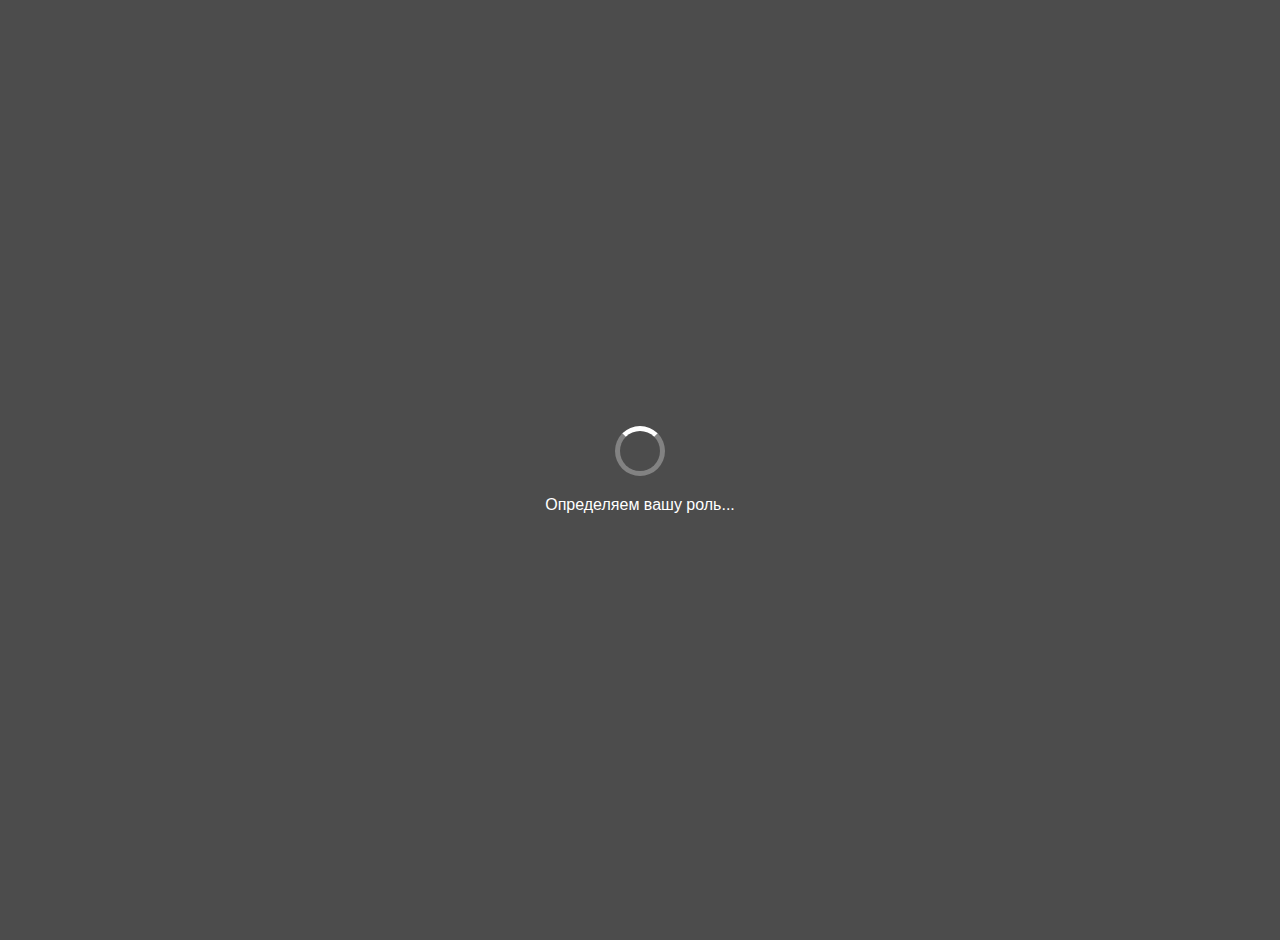
<file: public/index.html>
<!DOCTYPE html>
<html lang="ru">
<head>
    <meta charset="UTF-8">
    <title>СК ПОЕДИНОК - СТАРТ</title>
    <meta name="viewport" content="width=device-width, initial-scale=1">
    <script src="https://telegram.org/js/telegram-web-app.js" defer></script>
    <script type="module" src="config.js"></script>
    <script type="module" src="index.js"></script>
    <script src="common.js" defer></script>
    <link rel="stylesheet" href="styles.css">
    <style>
        .loading-container {
            display: flex;
            justify-content: center;
            align-items: center;
            height: 100vh;
            flex-direction: column;
        }

        .loading-spinner {
            border: 5px solid rgba(255, 255, 255, 0.3);
            border-radius: 50%;
            border-top-color: white;
            width: 50px;
            height: 50px;
            animation: spin 1s linear infinite;
            margin-bottom: 20px;
        }

        @keyframes spin {
            to {
                transform: rotate(360deg);
            }
        }

        .error-message {
            color: #ff6b6b;
            text-align: center;
            max-width: 80%;
            margin-top: 20px;
        }
    </style>
</head>
<body>
<div class="loading-container">
    <div class="loading-spinner"></div>
    <p>Определяем вашу роль...</p>
    <div class="error-message" id="errorMessage" style="display: none;"></div>
    <div id="popupNotification"></div>
</div>
</body>
</html>
</file>
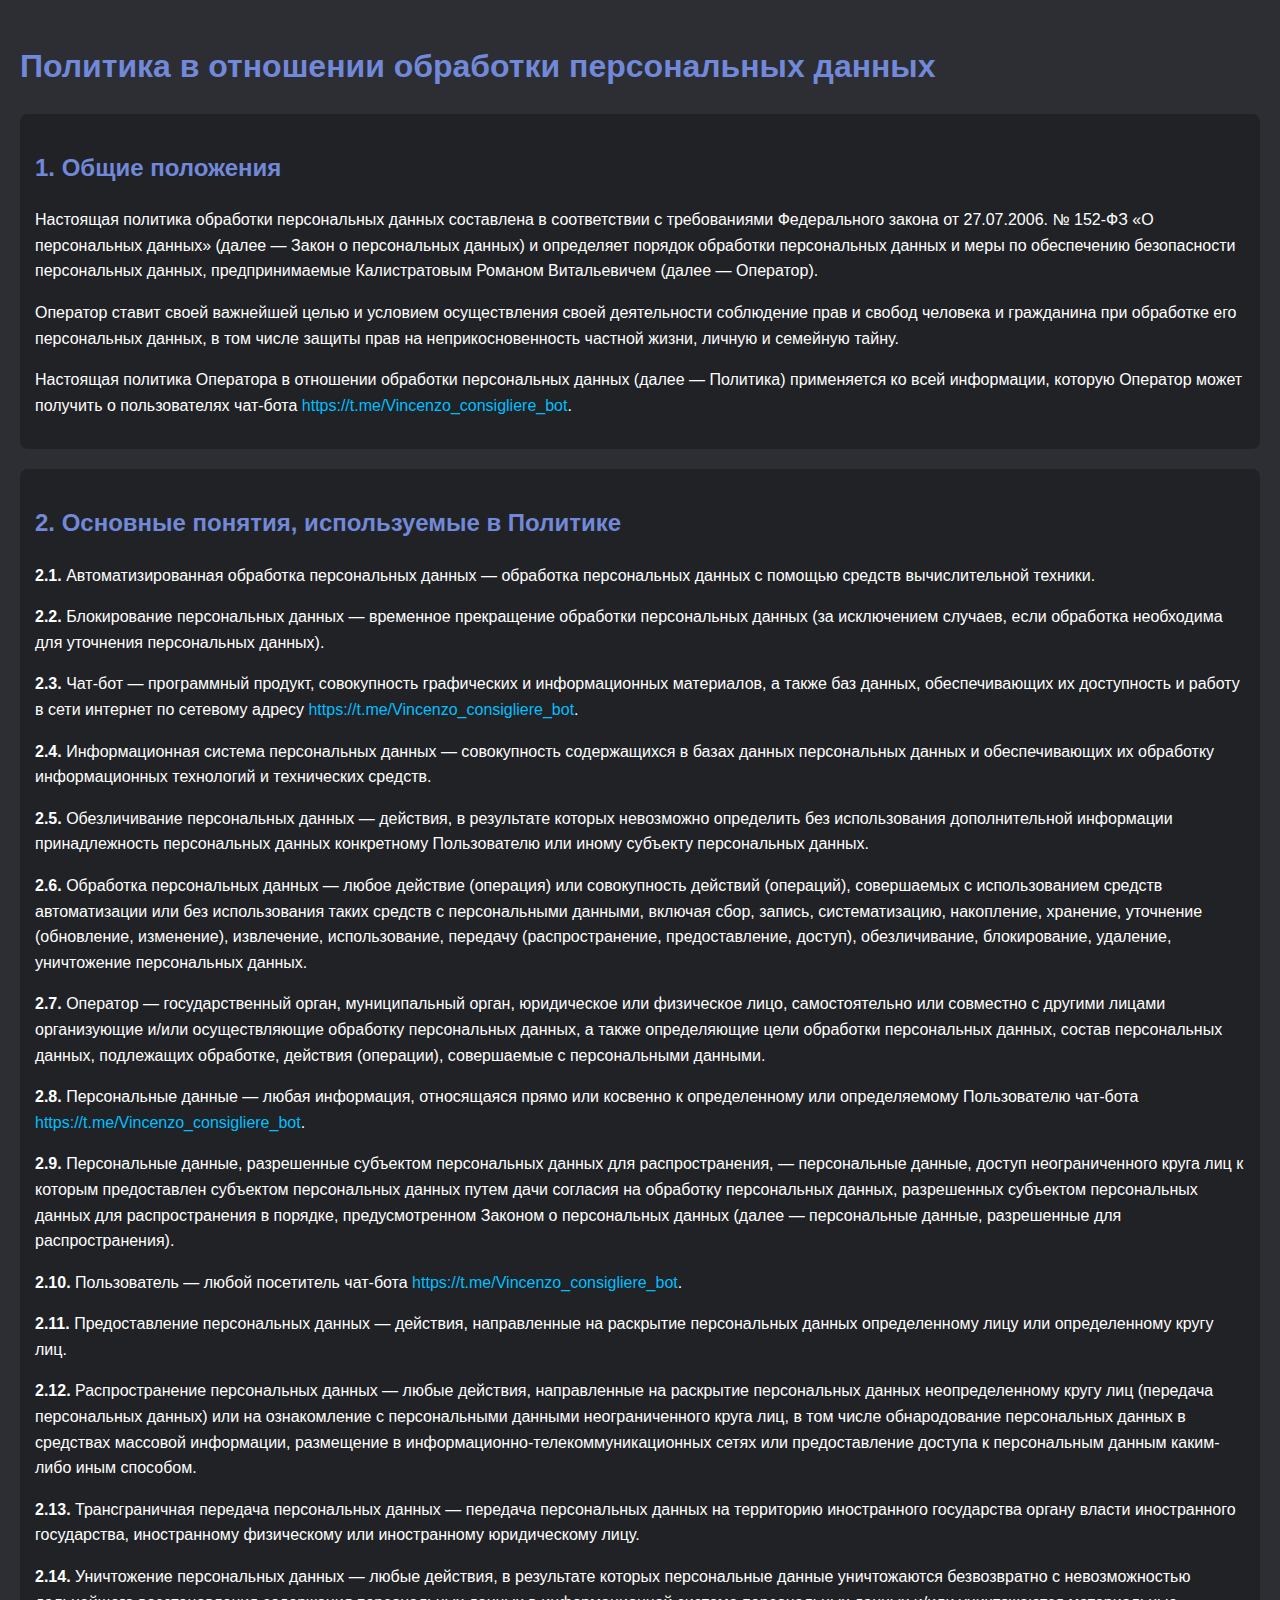
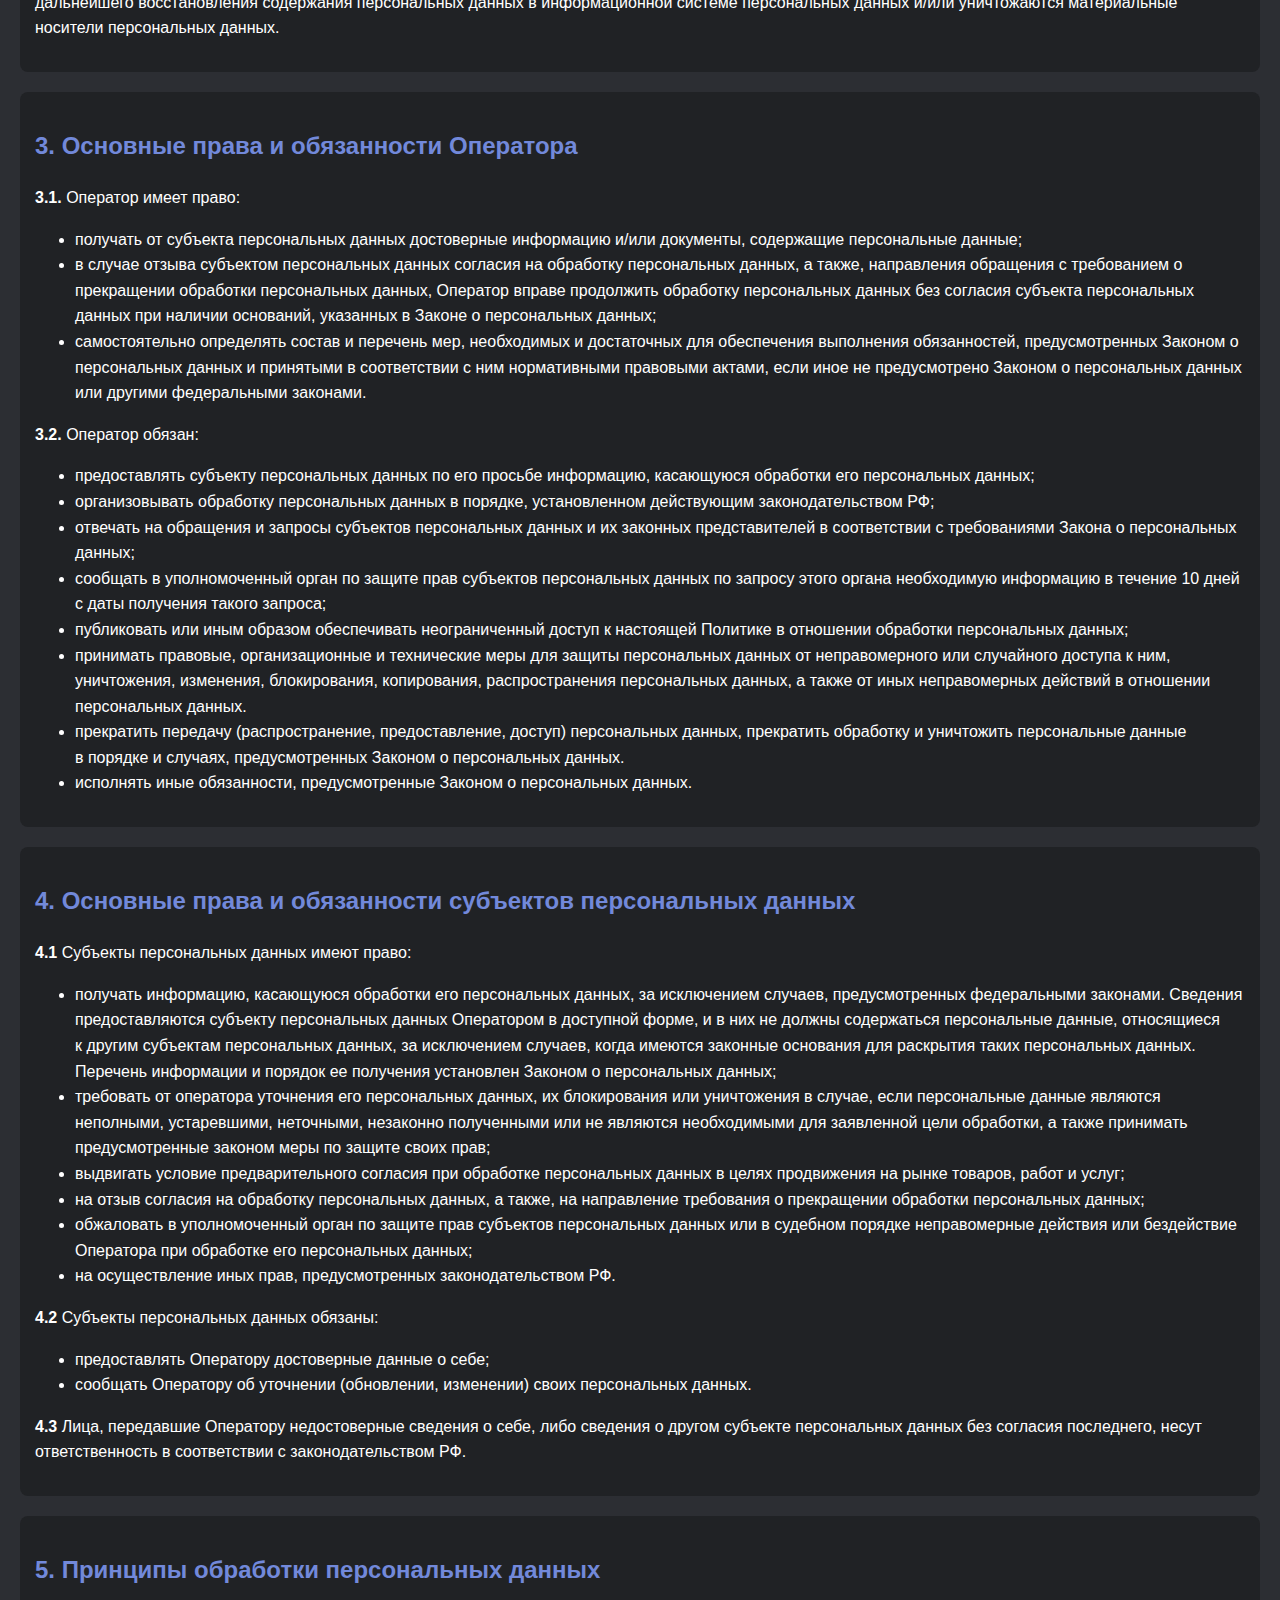
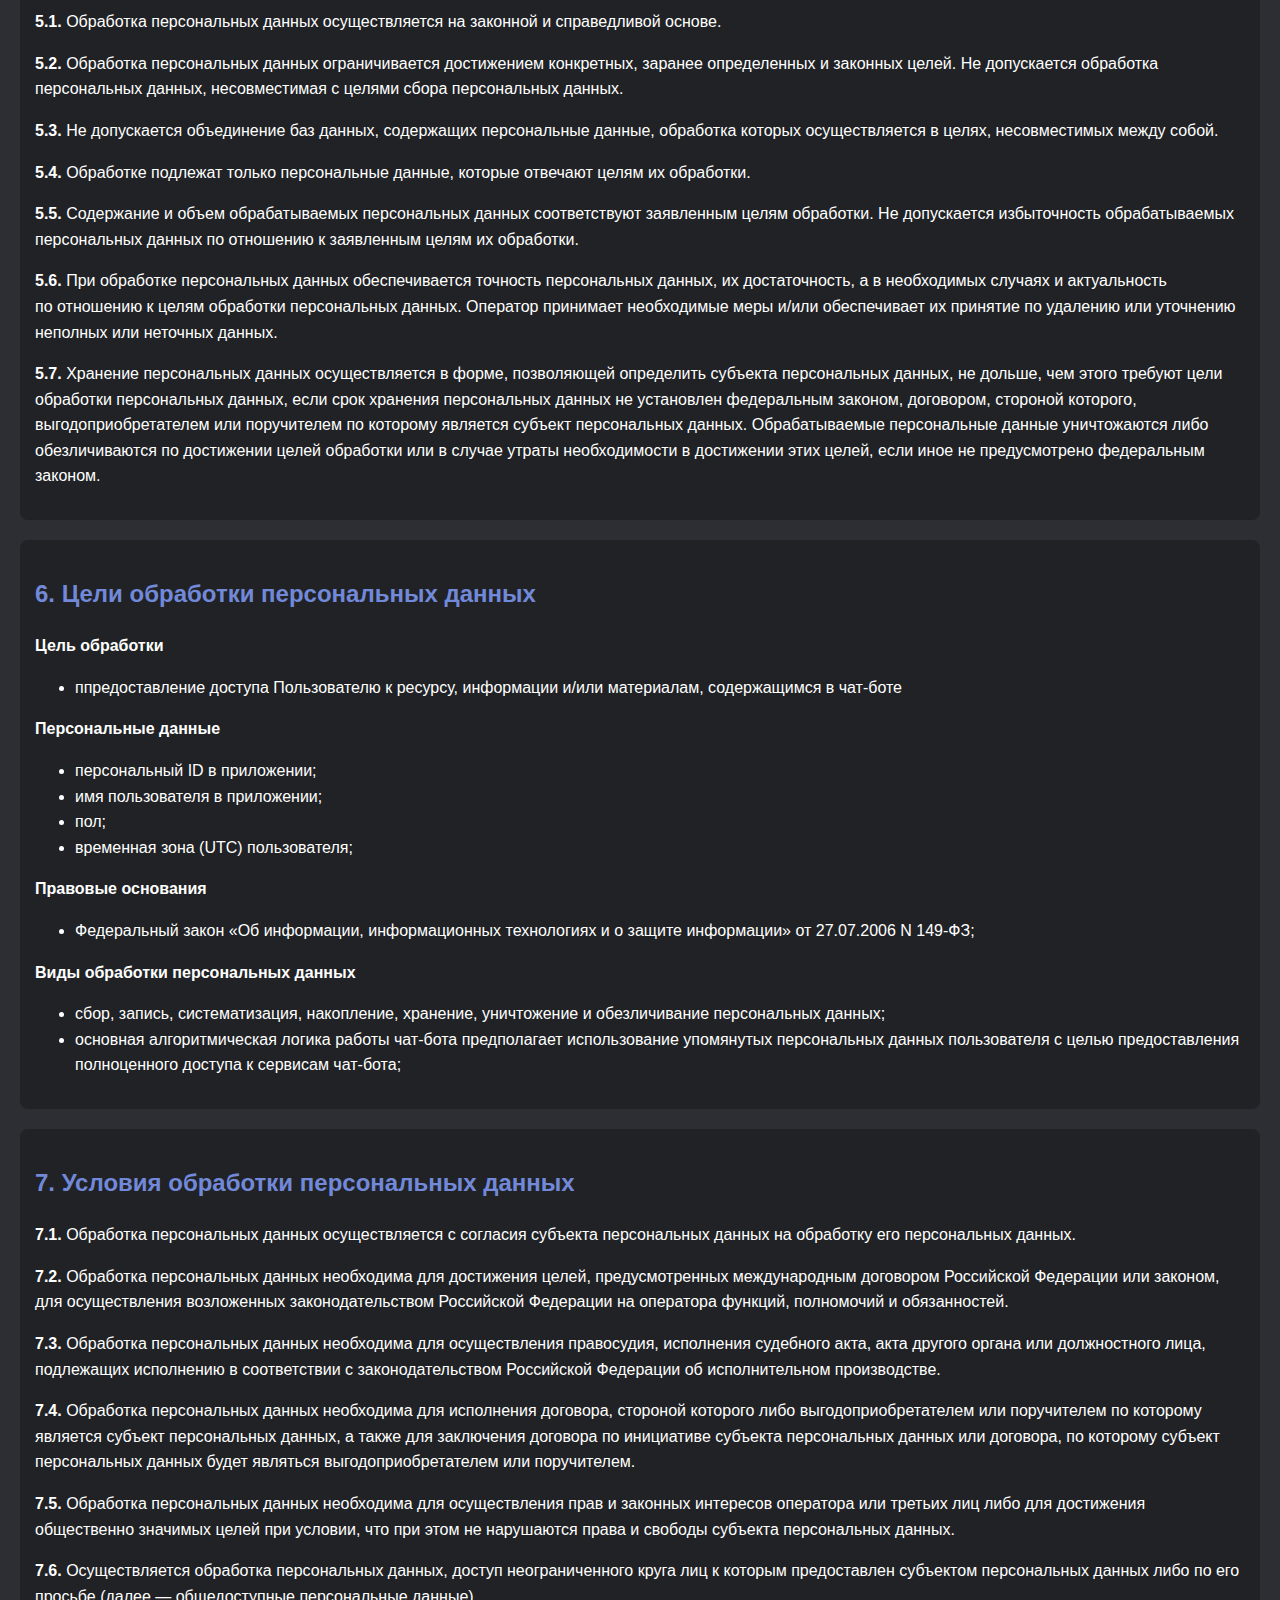
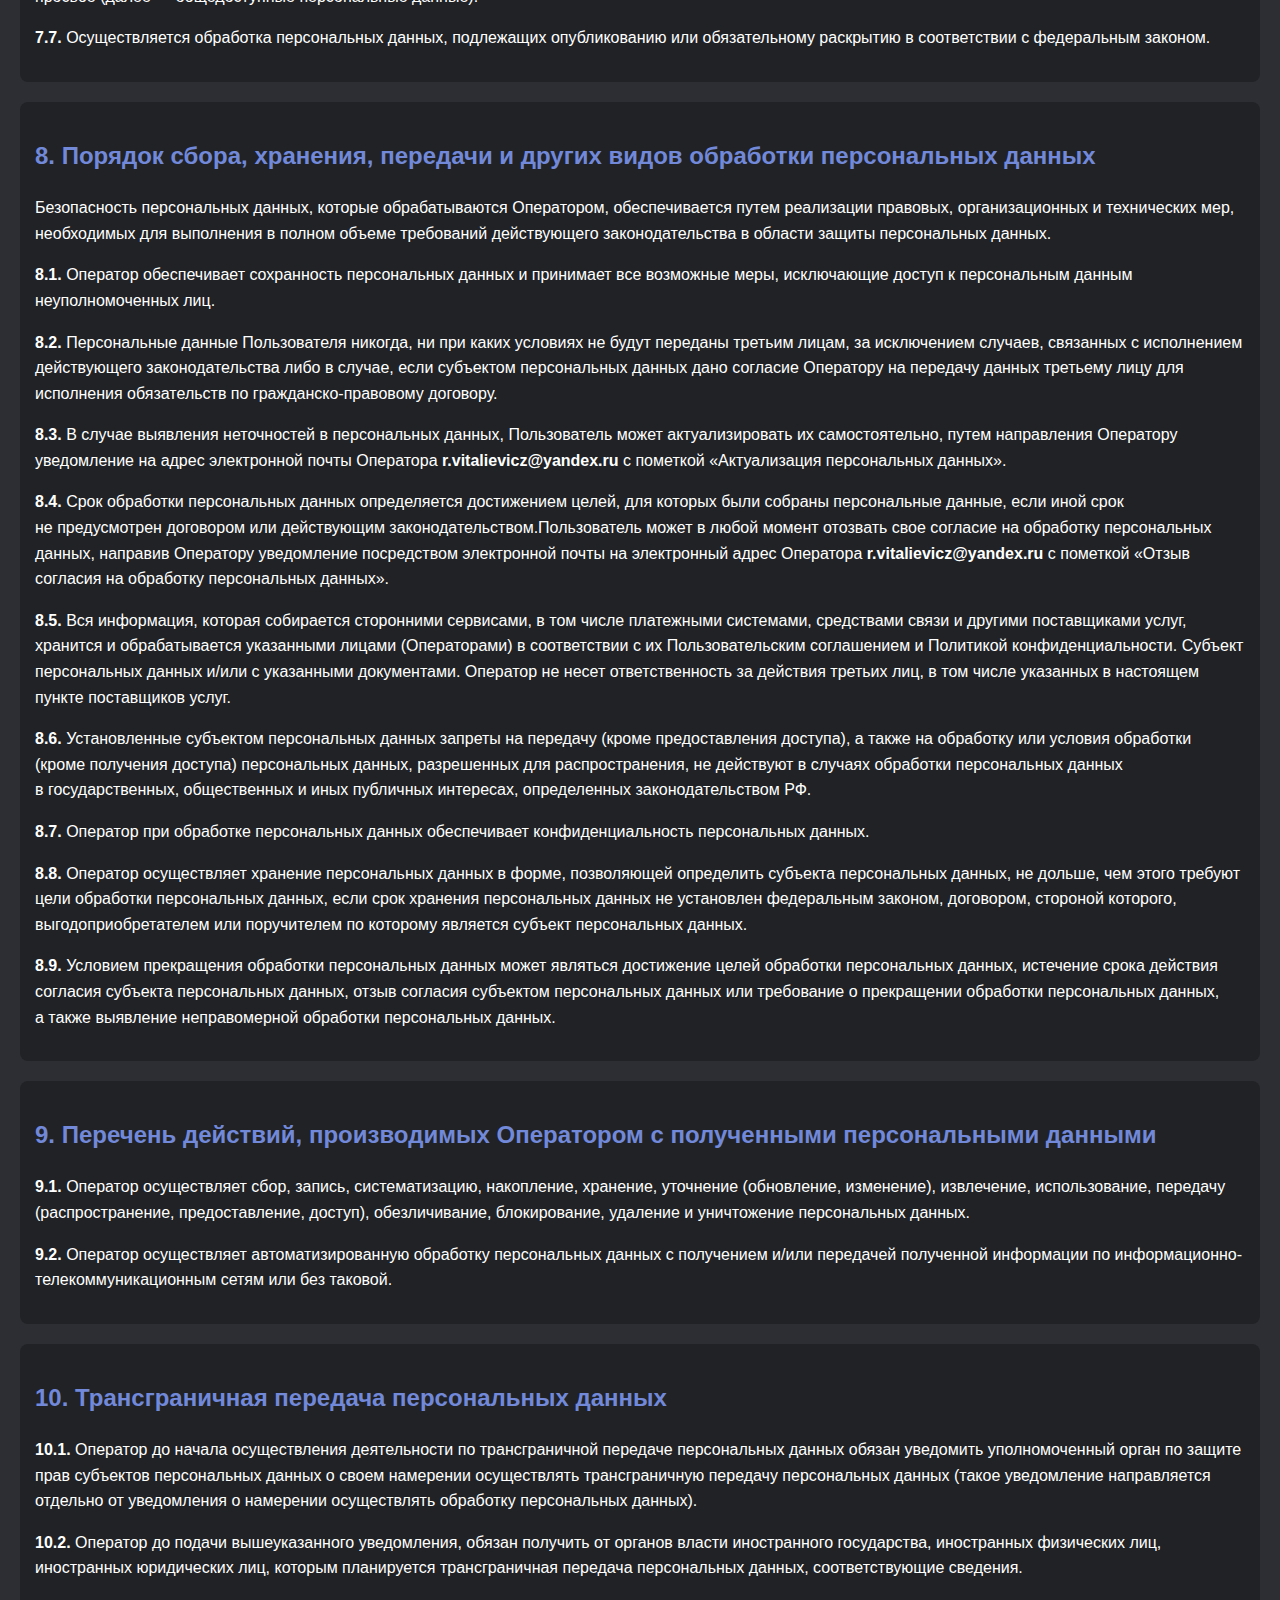
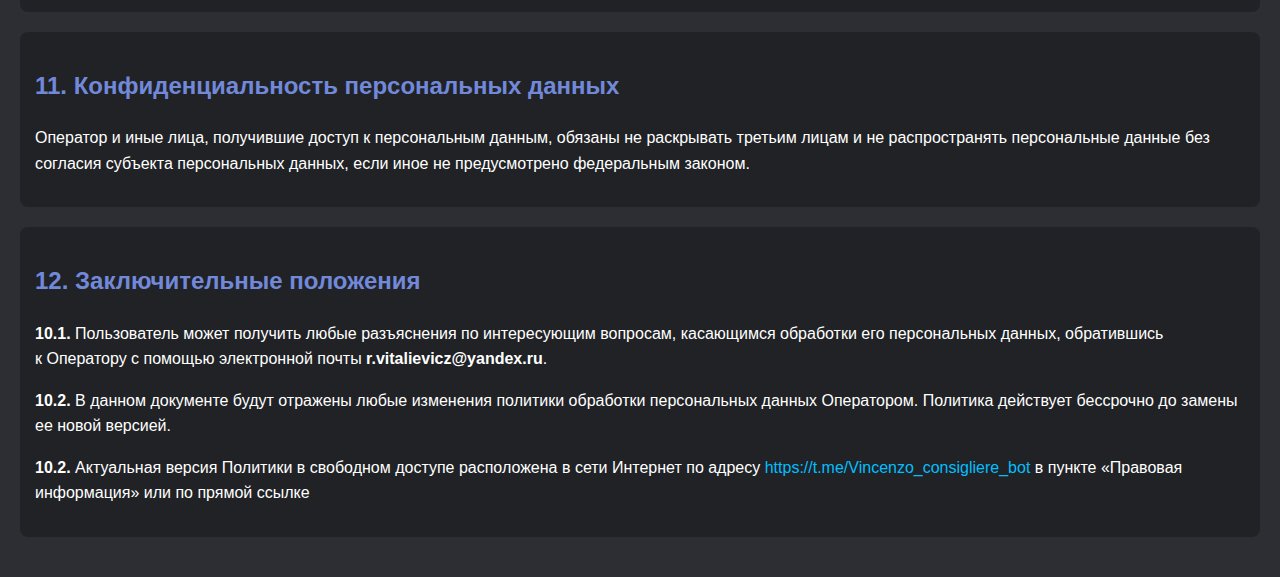
<file: documentation/privacy_v.html>
<!DOCTYPE html>
<html lang="ru">

<head>
    <meta charset="UTF-8">
    <meta name="viewport" content="width=device-width, initial-scale=1.0">
    <title>Политика конфиденциальности</title>
    <style>
        body {
            font-family: Arial, sans-serif;
            background-color: #2c2e33;
            /* Темный фон */
            color: #ffffff;
            /* Белый текст */
            margin: 0;
            padding: 20px;
            line-height: 1.6;
        }

        h1,
        h2,
        h3 {
            color: #7289da;
            /* Цвет заголовков */
        }

        a {
            color: #00bfff;
            /* Цвет ссылок */
            text-decoration: none;
        }

        a:hover {
            text-decoration: underline;
            /* Подчеркивание при наведении */
        }

        .section {
            margin-bottom: 20px;
            padding: 15px;
            border-radius: 8px;
            background-color: #202225;
            /* Фон секций */
        }
    </style>
</head>

<body>

<h1>Политика в отношении обработки персональных данных</h1>

<div class="section">
    <h2>1. Общие положения</h2>
    <p>Настоящая политика обработки персональных данных составлена в соответствии с требованиями Федерального закона
        от 27.07.2006. № 152-ФЗ «О персональных данных» (далее — Закон о персональных данных) и определяет порядок
        обработки персональных данных и меры по обеспечению безопасности персональных данных, предпринимаемые
        Калистратовым Романом Витальевичем (далее — Оператор).</p>
    <p>Оператор ставит своей важнейшей целью и условием осуществления своей деятельности соблюдение прав и свобод
        человека и гражданина при обработке его персональных данных, в том числе защиты прав на неприкосновенность
        частной жизни, личную и семейную тайну.</p>
    <p>Настоящая политика Оператора в отношении обработки персональных данных (далее — Политика) применяется ко всей
        информации, которую Оператор может получить о пользователях чат-бота <a
                href="https://t.me/Vincenzo_consigliere_bot" target="_blank">https://t.me/Vincenzo_consigliere_bot</a>.
    </p>
</div>

<div class="section">
    <h2>2. Основные понятия, используемые в Политике</h2>
    <p><strong>2.1.</strong> Автоматизированная обработка персональных данных — обработка персональных данных с
        помощью средств вычислительной техники.</p>
    <p><strong>2.2.</strong> Блокирование персональных данных — временное прекращение обработки персональных данных
        (за исключением случаев, если обработка необходима для уточнения персональных данных).</p>
    <p><strong>2.3.</strong> Чат-бот — программный продукт, совокупность графических и информационных материалов, а
        также баз данных, обеспечивающих их доступность и работу в сети интернет по сетевому адресу <a
                href="https://t.me/Vincenzo_consigliere_bot" target="_blank">https://t.me/Vincenzo_consigliere_bot</a>.
    </p>
    <p><strong>2.4.</strong> Информационная система персональных данных — совокупность содержащихся в базах данных
        персональных данных и обеспечивающих их обработку информационных технологий и технических средств.</p>
    <p><strong>2.5.</strong> Обезличивание персональных данных — действия, в результате которых невозможно
        определить без использования дополнительной информации принадлежность персональных данных конкретному
        Пользователю или иному субъекту персональных данных.</p>
    <p><strong>2.6.</strong> Обработка персональных данных — любое действие (операция) или совокупность действий
        (операций), совершаемых с использованием средств автоматизации или без использования таких средств с
        персональными данными, включая сбор, запись, систематизацию, накопление, хранение, уточнение (обновление,
        изменение), извлечение, использование, передачу (распространение, предоставление, доступ), обезличивание,
        блокирование, удаление, уничтожение персональных данных.</p>


    <p><strong>2.7.</strong> Оператор — государственный орган, муниципальный орган, юридическое или физическое лицо,
        самостоятельно или совместно с другими лицами организующие и/или осуществляющие обработку персональных
        данных, а также определяющие цели обработки персональных данных, состав персональных данных, подлежащих
        обработке, действия (операции), совершаемые с персональными данными.</p>
    <p><strong>2.8.</strong> Персональные данные — любая информация, относящаяся прямо или косвенно к определенному
        или определяемому Пользователю чат-бота <a href="https://t.me/Vincenzo_consigliere_bot"
                                                   target="_blank">https://t.me/Vincenzo_consigliere_bot</a>.</p>
    <p><strong>2.9.</strong> Персональные данные, разрешенные субъектом персональных данных для распространения, —
        персональные данные, доступ неограниченного круга лиц к которым предоставлен субъектом персональных данных
        путем дачи согласия на обработку персональных данных, разрешенных субъектом персональных данных для
        распространения в порядке, предусмотренном Законом о персональных данных (далее — персональные данные,
        разрешенные для распространения).</p>
    <p><strong>2.10.</strong> Пользователь — любой посетитель чат-бота <a
            href="https://t.me/Vincenzo_consigliere_bot" target="_blank">https://t.me/Vincenzo_consigliere_bot</a>.
    </p>
    <p><strong>2.11.</strong> Предоставление персональных данных — действия, направленные на раскрытие персональных
        данных определенному лицу или определенному кругу лиц.</p>
    <p><strong>2.12.</strong> Распространение персональных данных — любые действия, направленные на раскрытие
        персональных данных неопределенному кругу лиц (передача персональных данных) или на ознакомление с
        персональными данными неограниченного круга лиц, в том числе обнародование персональных данных в средствах
        массовой информации, размещение в информационно-телекоммуникационных сетях или предоставление доступа к
        персональным данным каким-либо иным способом.</p>
    <p><strong>2.13.</strong> Трансграничная передача персональных данных — передача персональных данных на
        территорию иностранного государства органу власти иностранного государства, иностранному физическому или
        иностранному юридическому лицу.</p>
    <p><strong>2.14.</strong> Уничтожение персональных данных — любые действия, в результате которых персональные
        данные уничтожаются безвозвратно с невозможностью дальнейшего восстановления содержания персональных данных
        в информационной системе персональных данных и/или уничтожаются материальные носители персональных данных.
    </p>
</div>

<div class="section">
    <h2>3. Основные права и обязанности Оператора</h2>
    <p><strong>3.1.</strong> Оператор имеет право:</p>
    <ul>
        <li>получать от субъекта персональных данных достоверные информацию и/или документы, содержащие персональные
            данные;</li>
        <li>в случае отзыва субъектом персональных данных согласия на обработку персональных данных, а также,
            направления обращения с требованием о прекращении обработки персональных данных, Оператор вправе
            продолжить обработку персональных данных без согласия субъекта персональных данных при наличии
            оснований, указанных в Законе о персональных данных;</li>
        <li>самостоятельно определять состав и перечень мер, необходимых и достаточных для обеспечения выполнения
            обязанностей, предусмотренных Законом о персональных данных и принятыми в соответствии с ним
            нормативными правовыми актами, если иное не предусмотрено Законом о персональных данных или другими
            федеральными законами.</li>
    </ul>
    <p><strong>3.2.</strong> Оператор обязан:</p>
    <ul>
        <li>предоставлять субъекту персональных данных по его просьбе информацию, касающуюся обработки его
            персональных данных;</li>
        <li>организовывать обработку персональных данных в порядке, установленном действующим законодательством РФ;
        </li>

        <li>отвечать на обращения и запросы субъектов персональных данных и их законных представителей в
            соответствии с требованиями Закона о персональных данных;</li>
        <li>сообщать в уполномоченный орган по защите прав субъектов персональных данных по запросу этого органа
            необходимую информацию в течение 10 дней с даты получения такого запроса;</li>
        <li>публиковать или иным образом обеспечивать неограниченный доступ к настоящей Политике в отношении
            обработки персональных данных;</li>
        <li>принимать правовые, организационные и технические меры для защиты персональных данных от неправомерного
            или случайного доступа к ним, уничтожения, изменения, блокирования, копирования, распространения
            персональных данных, а также от иных неправомерных действий в отношении персональных данных.</li>
        <li>прекратить передачу (распространение, предоставление, доступ) персональных данных, прекратить обработку
            и уничтожить персональные данные в порядке и случаях, предусмотренных Законом о персональных данных.
        </li>
        <li>исполнять иные обязанности, предусмотренные Законом о персональных данных.</li>
    </ul>
</div>

<div class="section">
    <h2>4. Основные права и обязанности субъектов персональных данных</h2>
    <p><strong>4.1</strong> Субъекты персональных данных имеют право:</p>
    <ul>
        <li>получать информацию, касающуюся обработки его персональных данных, за исключением случаев,
            предусмотренных федеральными законами. Сведения предоставляются субъекту персональных данных Оператором
            в доступной форме, и в них не должны содержаться персональные данные, относящиеся к другим субъектам
            персональных данных, за исключением случаев, когда имеются законные основания для раскрытия таких
            персональных данных. Перечень информации и порядок ее получения установлен Законом о персональных
            данных;</li>
        <li>требовать от оператора уточнения его персональных данных, их блокирования или уничтожения в случае, если
            персональные данные являются неполными, устаревшими, неточными, незаконно полученными или не являются
            необходимыми для заявленной цели обработки, а также принимать предусмотренные законом меры по защите
            своих прав;</li>
        <li>выдвигать условие предварительного согласия при обработке персональных данных в целях продвижения
            на рынке товаров, работ и услуг;</li>
        <li>на отзыв согласия на обработку персональных данных, а также, на направление требования о прекращении
            обработки персональных данных;</li>
        <li>обжаловать в уполномоченный орган по защите прав субъектов персональных данных или в судебном порядке
            неправомерные действия или бездействие Оператора при обработке его персональных данных;</li>
        <li>на осуществление иных прав, предусмотренных законодательством РФ.</li>
    </ul>
    <p><strong>4.2</strong> Субъекты персональных данных обязаны:</p>
    <ul>
        <li>предоставлять Оператору достоверные данные о себе;</li>
        <li>сообщать Оператору об уточнении (обновлении, изменении) своих персональных данных.</li>
    </ul>
    <p><strong>4.3</strong> Лица, передавшие Оператору недостоверные сведения о себе, либо сведения о другом
        субъекте персональных данных без согласия последнего, несут ответственность в соответствии
        с законодательством РФ.</p>
</div>

<div class="section">
    <h2>5. Принципы обработки персональных данных</h2>
    <p><strong>5.1.</strong> Обработка персональных данных осуществляется на законной и справедливой основе.</p>
    <p><strong>5.2.</strong> Обработка персональных данных ограничивается достижением конкретных, заранее
        определенных и законных целей. Не допускается обработка персональных данных, несовместимая с целями сбора
        персональных данных.</p>
    <p><strong>5.3.</strong> Не допускается объединение баз данных, содержащих персональные данные, обработка
        которых осуществляется в целях, несовместимых между собой.</p>
    <p><strong>5.4.</strong> Обработке подлежат только персональные данные, которые отвечают целям их обработки.</p>
    <p><strong>5.5.</strong> Содержание и объем обрабатываемых персональных данных соответствуют заявленным целям
        обработки. Не допускается избыточность обрабатываемых персональных данных по отношению к заявленным целям
        их обработки.</p>
    <p><strong>5.6.</strong> При обработке персональных данных обеспечивается точность персональных данных,
        их достаточность, а в необходимых случаях и актуальность по отношению к целям обработки персональных данных.
        Оператор принимает необходимые меры и/или обеспечивает их принятие по удалению или уточнению неполных или
        неточных данных.</p>
    <p><strong>5.7.</strong> Хранение персональных данных осуществляется в форме, позволяющей определить субъекта
        персональных данных, не дольше, чем этого требуют цели обработки персональных данных, если срок хранения
        персональных данных не установлен федеральным законом, договором, стороной которого, выгодоприобретателем
        или поручителем по которому является субъект персональных данных. Обрабатываемые персональные данные
        уничтожаются либо обезличиваются по достижении целей обработки или в случае утраты необходимости
        в достижении этих целей, если иное не предусмотрено федеральным законом.</p>
</div>

<div class="section">
    <h2>6. Цели обработки персональных данных</h2>
    <p><strong>Цель обработки</strong></p>
    <ul>
        <li>ппредоставление доступа Пользователю к ресурсу, информации и/или материалам, содержащимся в чат-боте
        </li>
    </ul>
    <p><strong>Персональные данные</strong></p>
    <ul>
        <li>персональный ID в приложении;</li>
        <li>имя пользователя в приложении; </li>
        <li>пол; </li>
        <li>временная зона (UTC) пользователя;</li>
    </ul>
    <p><strong>Правовые основания</strong></p>
    <ul>
        <li>Федеральный закон «Об информации, информационных технологиях и о защите информации» от 27.07.2006 N
            149-ФЗ;</li>
    </ul>
    <p><strong>Виды обработки персональных данных</strong></p>
    <ul>
        <li>cбор, запись, систематизация, накопление, хранение, уничтожение и обезличивание персональных данных;
        </li>
        <li>основная алгоритмическая логика работы чат-бота предполагает использование упомянутых персональных
            данных пользователя с целью предоставления полноценного доступа к сервисам чат-бота;</li>
    </ul>
</div>

<div class="section">
    <h2>7. Условия обработки персональных данных</h2>
    <p><strong>7.1.</strong> Обработка персональных данных осуществляется с согласия субъекта персональных данных
        на обработку его персональных данных.</p>
    <p><strong>7.2.</strong> Обработка персональных данных необходима для достижения целей, предусмотренных
        международным договором Российской Федерации или законом, для осуществления возложенных законодательством
        Российской Федерации на оператора функций, полномочий и обязанностей.</p>
    <p><strong>7.3.</strong> Обработка персональных данных необходима для осуществления правосудия, исполнения
        судебного акта, акта другого органа или должностного лица, подлежащих исполнению в соответствии
        с законодательством Российской Федерации об исполнительном производстве.</p>
    <p><strong>7.4.</strong> Обработка персональных данных необходима для исполнения договора, стороной которого
        либо выгодоприобретателем или поручителем по которому является субъект персональных данных, а также для
        заключения договора по инициативе субъекта персональных данных или договора, по которому субъект
        персональных данных будет являться выгодоприобретателем или поручителем.</p>
    <p><strong>7.5.</strong> Обработка персональных данных необходима для осуществления прав и законных интересов
        оператора или третьих лиц либо для достижения общественно значимых целей при условии, что при этом
        не нарушаются права и свободы субъекта персональных данных.</p>
    <p><strong>7.6.</strong> Осуществляется обработка персональных данных, доступ неограниченного круга лиц
        к которым предоставлен субъектом персональных данных либо по его просьбе (далее — общедоступные персональные
        данные).</p>
    <p><strong>7.7.</strong> Осуществляется обработка персональных данных, подлежащих опубликованию или
        обязательному раскрытию в соответствии с федеральным законом.</p>
</div>

<div class="section">
    <h2>8. Порядок сбора, хранения, передачи и других видов обработки персональных данных</h2>
    <p>Безопасность персональных данных, которые обрабатываются Оператором, обеспечивается путем реализации
        правовых, организационных и технических мер, необходимых для выполнения в полном объеме требований
        действующего законодательства в области защиты персональных данных.</p>
    <p><strong>8.1.</strong> Оператор обеспечивает сохранность персональных данных и принимает все возможные меры,
        исключающие доступ к персональным данным неуполномоченных лиц.</p>
    <p><strong>8.2.</strong> Персональные данные Пользователя никогда, ни при каких условиях не будут переданы
        третьим лицам, за исключением случаев, связанных с исполнением действующего законодательства либо в случае,
        если субъектом персональных данных дано согласие Оператору на передачу данных третьему лицу для исполнения
        обязательств по гражданско-правовому договору.</p>
    <p><strong>8.3.</strong> В случае выявления неточностей в персональных данных, Пользователь может
        актуализировать их самостоятельно, путем направления Оператору уведомление на адрес электронной почты
        Оператора <strong>r.vitalievicz@yandex.ru</strong> с пометкой «Актуализация персональных данных».</p>
    <p><strong>8.4.</strong> Срок обработки персональных данных определяется достижением целей, для которых были
        собраны персональные данные, если иной срок не предусмотрен договором или действующим
        законодательством.Пользователь может в любой момент отозвать свое согласие на обработку персональных данных,
        направив Оператору уведомление посредством электронной почты на электронный адрес
        Оператора <strong>r.vitalievicz@yandex.ru</strong> с пометкой «Отзыв согласия на обработку персональных данных».</p>
    <p><strong>8.5.</strong> Вся информация, которая собирается сторонними сервисами, в том числе платежными
        системами, средствами связи и другими поставщиками услуг, хранится и обрабатывается указанными лицами
        (Операторами) в соответствии с их Пользовательским соглашением и Политикой конфиденциальности. Субъект
        персональных данных и/или с указанными документами. Оператор не несет ответственность за действия третьих
        лиц, в том числе указанных в настоящем пункте поставщиков услуг.</p>
    <p><strong>8.6.</strong> Установленные субъектом персональных данных запреты на передачу (кроме предоставления
        доступа), а также на обработку или условия обработки (кроме получения доступа) персональных данных,
        разрешенных для распространения, не действуют в случаях обработки персональных данных в государственных,
        общественных и иных публичных интересах, определенных законодательством РФ.</p>
    <p><strong>8.7.</strong> Оператор при обработке персональных данных обеспечивает конфиденциальность персональных
        данных.</p>
    <p><strong>8.8.</strong> Оператор осуществляет хранение персональных данных в форме, позволяющей определить
        субъекта персональных данных, не дольше, чем этого требуют цели обработки персональных данных, если срок
        хранения персональных данных не установлен федеральным законом, договором, стороной которого,
        выгодоприобретателем или поручителем по которому является субъект персональных данных.</p>
    <p><strong>8.9.</strong> Условием прекращения обработки персональных данных может являться достижение целей
        обработки персональных данных, истечение срока действия согласия субъекта персональных данных, отзыв
        согласия субъектом персональных данных или требование о прекращении обработки персональных данных, а также
        выявление неправомерной обработки персональных данных.</p>
</div>
<div class="section">
    <h2>9. Перечень действий, производимых Оператором с полученными персональными данными</h2>
    <p><strong>9.1.</strong> Оператор осуществляет сбор, запись, систематизацию, накопление, хранение, уточнение
        (обновление, изменение), извлечение, использование, передачу (распространение, предоставление, доступ),
        обезличивание, блокирование, удаление и уничтожение персональных данных.</p>
    <p><strong>9.2.</strong> Оператор осуществляет автоматизированную обработку персональных данных с получением
        и/или передачей полученной информации по информационно-телекоммуникационным сетям или без таковой.</p>
</div>
<div class="section">
    <h2>10. Трансграничная передача персональных данных</h2>
    <p><strong>10.1.</strong> Оператор до начала осуществления деятельности по трансграничной передаче персональных
        данных обязан уведомить уполномоченный орган по защите прав субъектов персональных данных о своем намерении
        осуществлять трансграничную передачу персональных данных (такое уведомление направляется отдельно
        от уведомления о намерении осуществлять обработку персональных данных).</p>
    <p><strong>10.2.</strong> Оператор до подачи вышеуказанного уведомления, обязан получить от органов власти
        иностранного государства, иностранных физических лиц, иностранных юридических лиц, которым планируется
        трансграничная передача персональных данных, соответствующие сведения.</p>
</div>
<div class="section">
    <h2>11. Конфиденциальность персональных данных</h2>
    <p>Оператор и иные лица, получившие доступ к персональным данным, обязаны не раскрывать третьим лицам
        и не распространять персональные данные без согласия субъекта персональных данных, если иное
        не предусмотрено федеральным законом.</p>
</div>
</div>
<div class="section">
    <h2>12. Заключительные положения</h2>
    <p><strong>10.1.</strong> Пользователь может получить любые разъяснения по интересующим вопросам, касающимся
        обработки его персональных данных, обратившись к Оператору с помощью электронной
        почты <strong>r.vitalievicz@yandex.ru</strong>.</p>
    <p><strong>10.2.</strong> В данном документе будут отражены любые изменения политики обработки персональных
        данных Оператором. Политика действует бессрочно до замены ее новой версией.</p>
    <p><strong>10.2.</strong> Актуальная версия Политики в свободном доступе расположена в сети Интернет
        по адресу <a
                href="https://t.me/Vincenzo_consigliere_bot" target="_blank">https://t.me/Vincenzo_consigliere_bot</a> в пункте «Правовая информация» или по прямой ссылке</p>
</div>

</body>

</html>
</file>
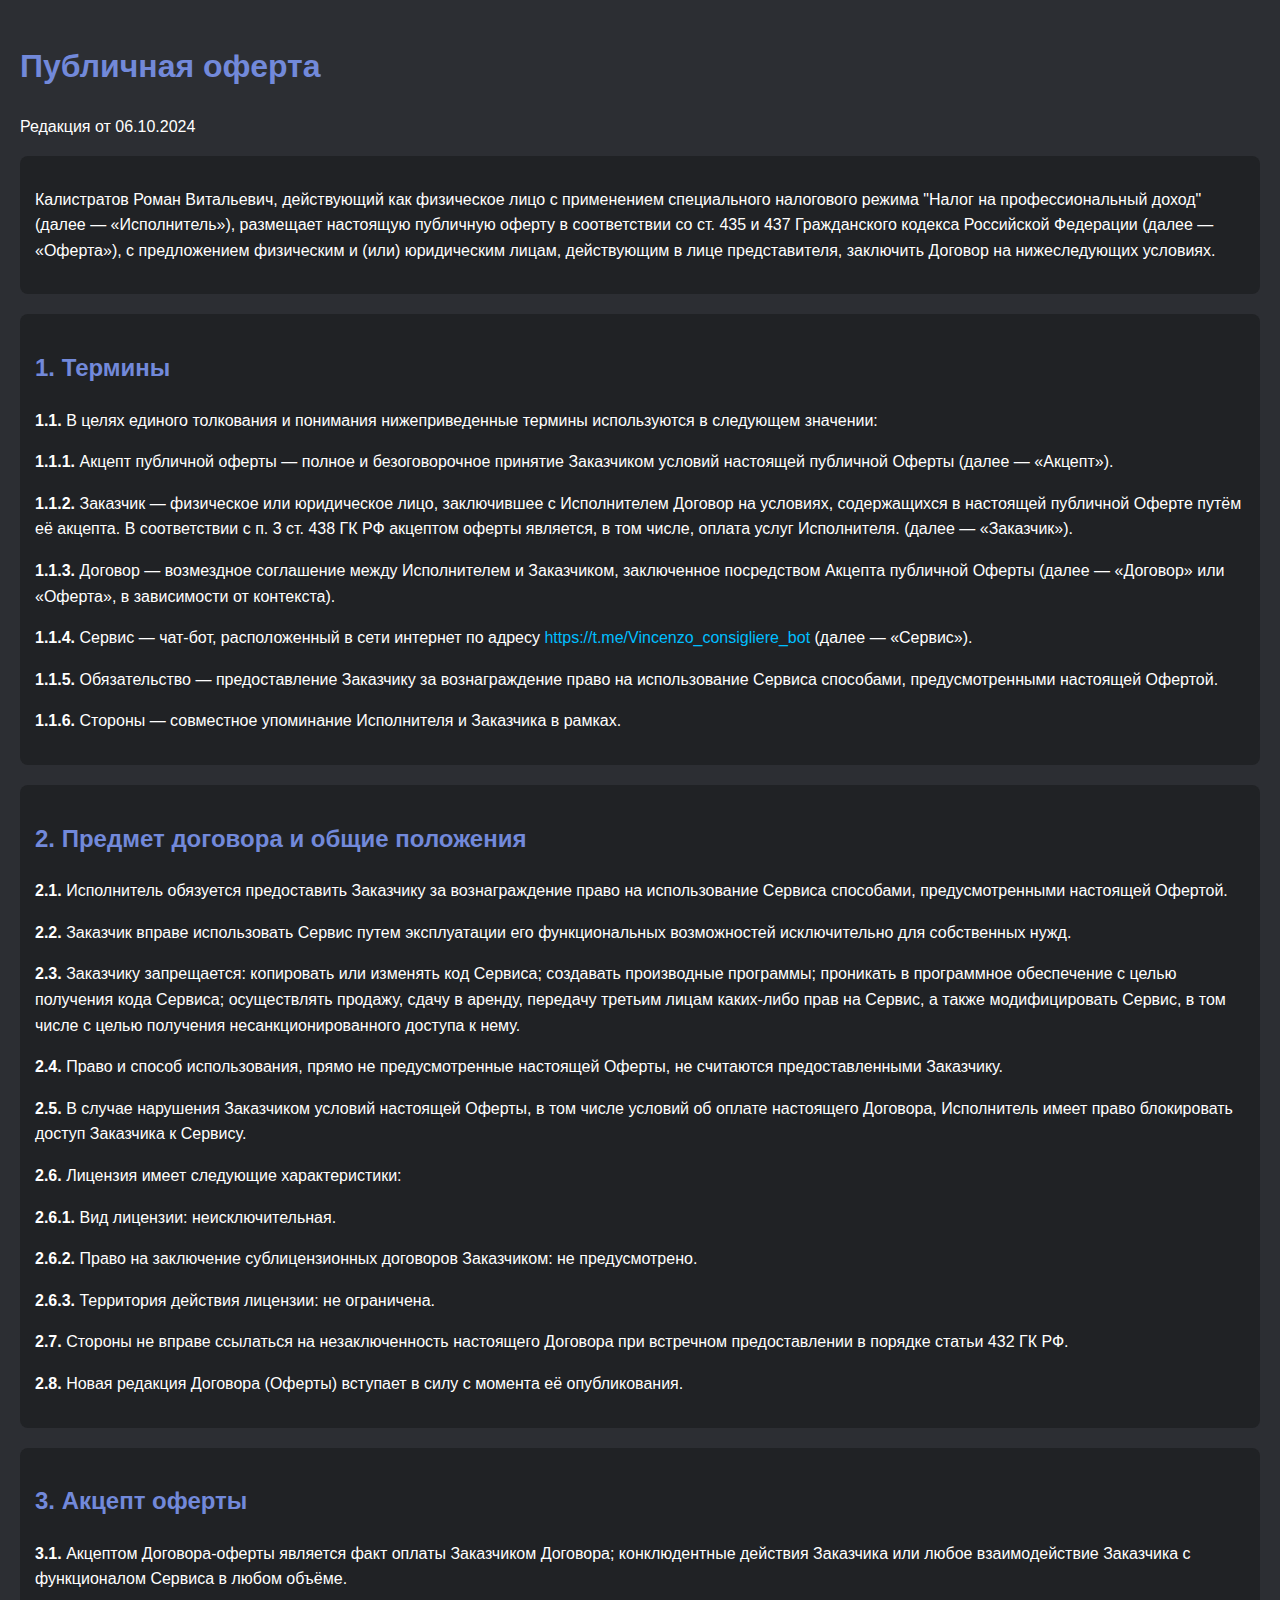
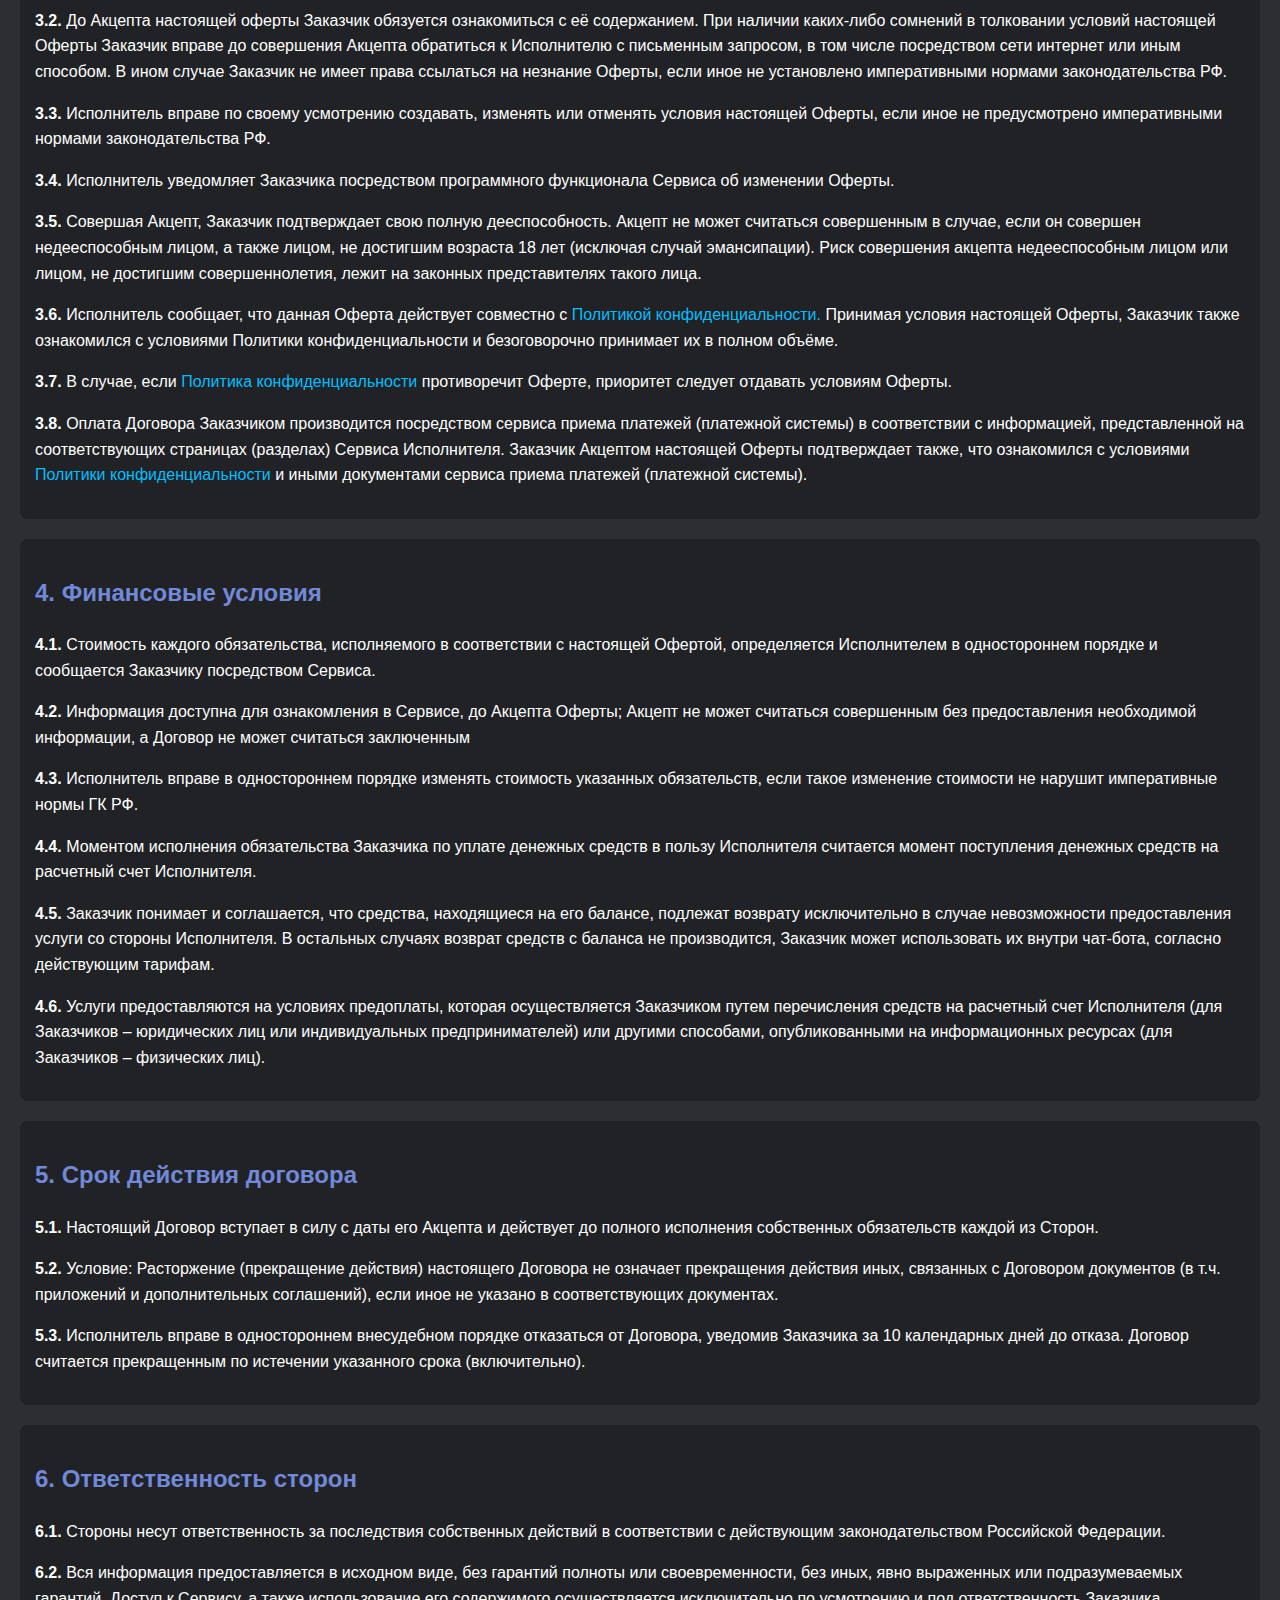
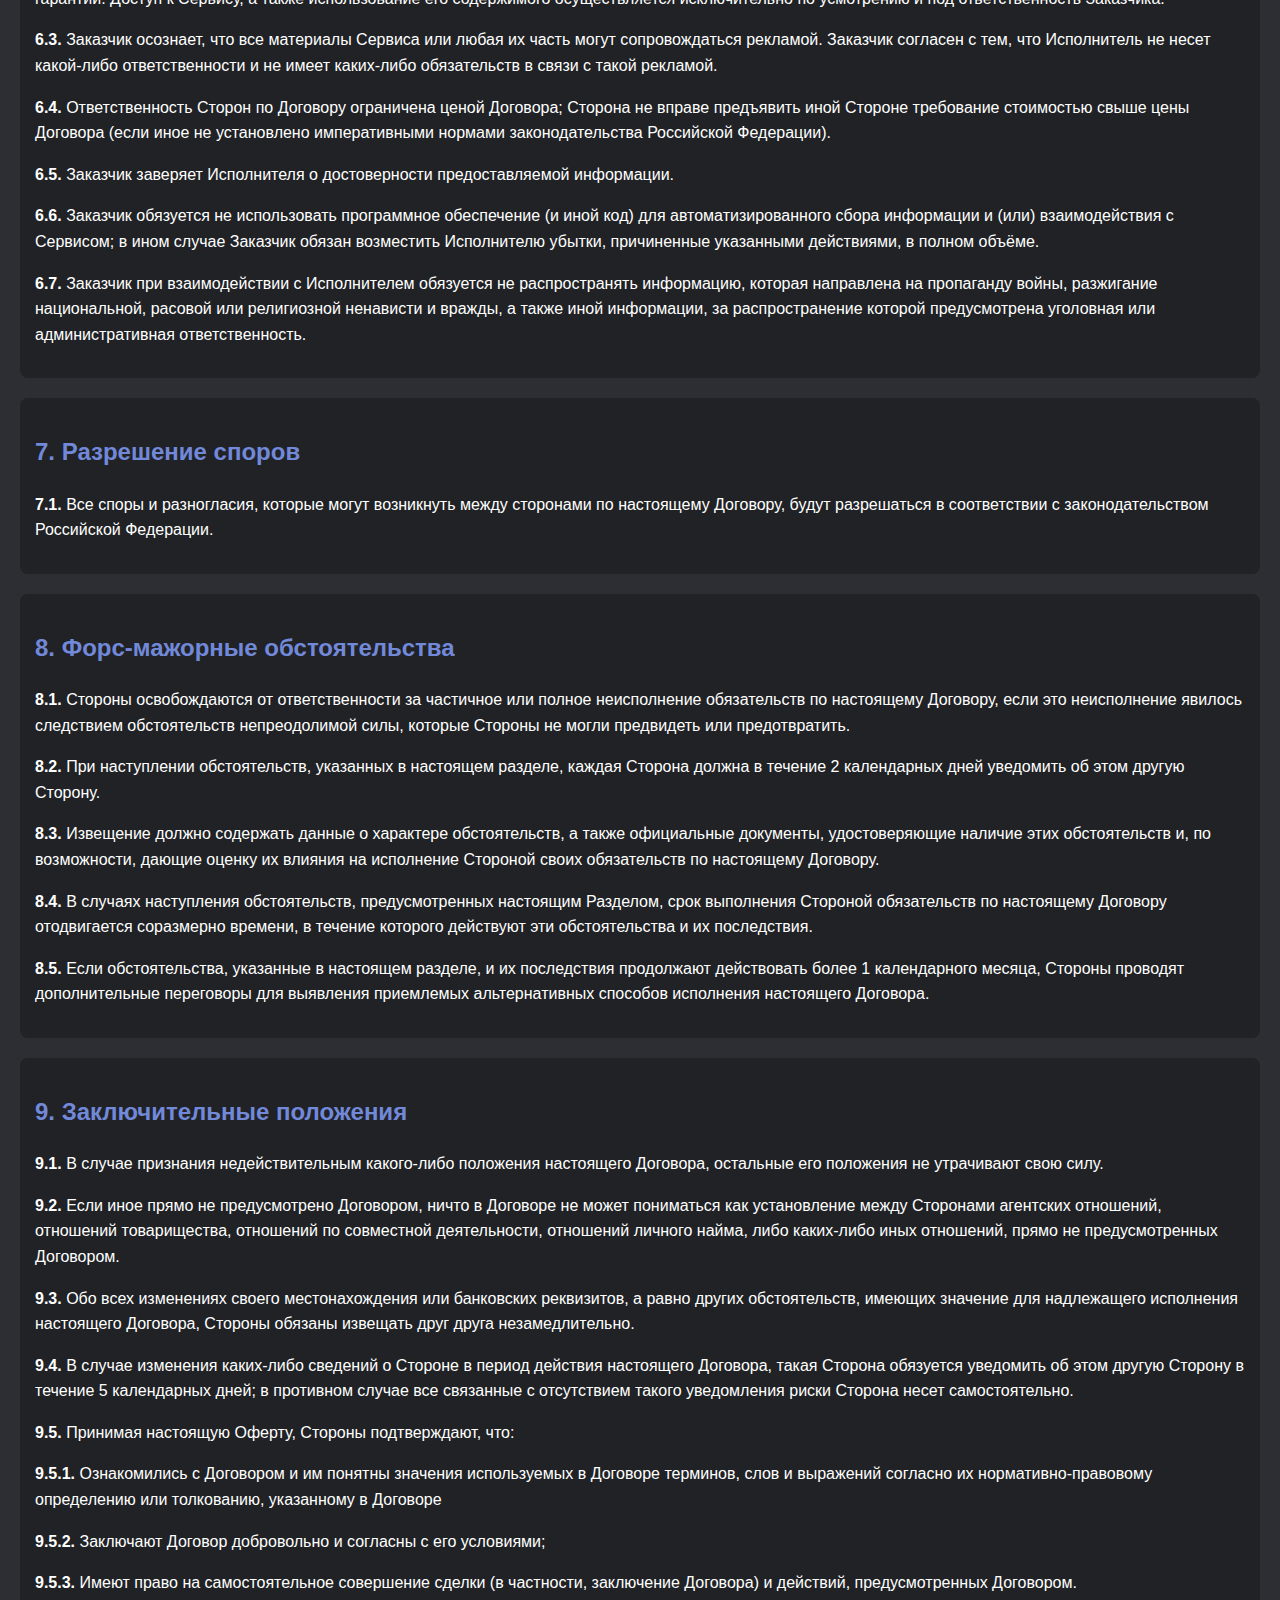
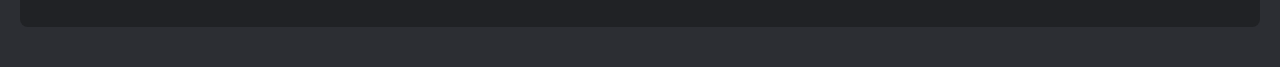
<file: documentation/public_offer_v.html>
<!DOCTYPE html>
<html lang="ru">

<head>
    <meta charset="UTF-8">
    <meta name="viewport" content="width=device-width, initial-scale=1.0">
    <title>Публичная оферта</title>
    <style>
        body {
            font-family: Arial, sans-serif;
            background-color: #2c2e33;
            /* Темный фон */
            color: #ffffff;
            /* Белый текст */
            margin: 0;
            padding: 20px;
            line-height: 1.6;
        }

        h1,
        h2,
        h3 {
            color: #7289da;
            /* Цвет заголовков */
        }

        a {
            color: #00bfff;
            /* Цвет ссылок */
            text-decoration: none;
        }

        a:hover {
            text-decoration: underline;
            /* Подчеркивание при наведении */
        }

        .section {
            margin-bottom: 20px;
            padding: 15px;
            border-radius: 8px;
            background-color: #202225;
            /* Фон секций */
        }
    </style>
</head>

<body>

<h1>Публичная оферта</h1>
<p>Редакция от 06.10.2024</p>

<div class="section">
    <p>Калистратов Роман Витальевич, действующий как физическое лицо с применением специального налогового режима
        "Налог на профессиональный доход" (далее — «Исполнитель»), размещает настоящую публичную оферту в
        соответствии со ст. 435 и 437 Гражданского кодекса Российской Федерации (далее — «Оферта»), с предложением
        физическим и (или) юридическим лицам, действующим в лице представителя, заключить Договор на нижеследующих
        условиях.</p>
</div>

<div class="section">
    <h2>1. Термины</h2>
    <p><strong>1.1.</strong> В целях единого толкования и понимания нижеприведенные термины используются в следующем
        значении:</p>
    <p><strong>1.1.1.</strong> Акцепт публичной оферты — полное и безоговорочное принятие Заказчиком условий
        настоящей публичной Оферты (далее — «Акцепт»).</p>
    <p><strong>1.1.2.</strong> Заказчик — физическое или юридическое лицо, заключившее с Исполнителем Договор на
        условиях, содержащихся в настоящей публичной Оферте путём её акцепта. В соответствии с п. 3 ст. 438 ГК РФ
        акцептом оферты является, в том числе, оплата услуг Исполнителя. (далее — «Заказчик»).</p>
    <p><strong>1.1.3.</strong> Договор — возмездное соглашение между Исполнителем и Заказчиком, заключенное
        посредством Акцепта публичной Оферты (далее — «Договор» или «Оферта», в зависимости от контекста).</p>
    <p><strong>1.1.4.</strong> Сервис — чат-бот, расположенный в сети интернет по адресу <a
            href="https://t.me/Vincenzo_consigliere_bot" target="_blank">https://t.me/Vincenzo_consigliere_bot</a>
        (далее — «Сервис»).</p>
    <p><strong>1.1.5.</strong> Обязательство — предоставление Заказчику за вознаграждение право на использование
        Сервиса способами, предусмотренными настоящей Офертой.</p>
    <p><strong>1.1.6.</strong> Стороны — совместное упоминание Исполнителя и Заказчика в рамках.</p>
</div>
<div class="section">
    <h2>2. Предмет договора и общие положения</h2>
    <p><strong>2.1.</strong> Исполнитель обязуется предоставить Заказчику за вознаграждение право на использование
        Сервиса способами, предусмотренными настоящей Офертой.</p>
    <p><strong>2.2.</strong> Заказчик вправе использовать Сервис путем эксплуатации его функциональных возможностей
        исключительно для собственных нужд.</p>
    <p><strong>2.3.</strong> Заказчику запрещается: копировать или изменять код Сервиса; создавать производные
        программы; проникать в программное обеспечение с целью получения кода Сервиса; осуществлять продажу, сдачу в
        аренду, передачу третьим лицам каких-либо прав на Сервис, а также модифицировать Сервис, в том числе с целью
        получения несанкционированного доступа к нему.</p>
    <p><strong>2.4.</strong> Право и способ использования, прямо не предусмотренные настоящей Оферты, не считаются
        предоставленными Заказчику.</p>
    <p><strong>2.5.</strong> В случае нарушения Заказчиком условий настоящей Оферты, в том числе условий об оплате
        настоящего Договора, Исполнитель имеет право блокировать доступ Заказчика к Сервису.</p>
    <p><strong>2.6.</strong> Лицензия имеет следующие характеристики:</p>
    <p><strong>2.6.1.</strong> Вид лицензии: неисключительная.</p>
    <p><strong>2.6.2.</strong> Право на заключение сублицензионных договоров Заказчиком: не предусмотрено.</p>
    <p><strong>2.6.3.</strong> Территория действия лицензии: не ограничена.</p>
    <p><strong>2.7.</strong> Стороны не вправе ссылаться на незаключенность настоящего Договора при встречном
        предоставлении в порядке статьи 432 ГК РФ.</p>
    <p><strong>2.8.</strong> Новая редакция Договора (Оферты) вступает в силу с момента её опубликования.</p>
</div>
<div class="section">
    <h2>3. Акцепт оферты</h2>
    <p><strong>3.1.</strong> Акцептом Договора-оферты является факт оплаты Заказчиком Договора; конклюдентные
        действия Заказчика или любое взаимодействие Заказчика с функционалом Сервиса в любом объёме.</p>
    <p><strong>3.2.</strong> До Акцепта настоящей оферты Заказчик обязуется ознакомиться с её содержанием. При
        наличии каких-либо сомнений в толковании условий настоящей Оферты Заказчик вправе до совершения Акцепта
        обратиться к Исполнителю с письменным запросом, в том числе посредством сети интернет или иным способом. В
        ином случае Заказчик не имеет права ссылаться на незнание Оферты, если иное не установлено императивными
        нормами законодательства РФ.</p>
    <p><strong>3.3.</strong> Исполнитель вправе по своему усмотрению создавать, изменять или отменять условия
        настоящей Оферты, если иное не предусмотрено императивными нормами законодательства РФ.</p>
    <p><strong>3.4.</strong> Исполнитель уведомляет Заказчика посредством программного функционала Сервиса об
        изменении Оферты.</p>
    <p><strong>3.5.</strong> Совершая Акцепт, Заказчик подтверждает свою полную дееспособность. Акцепт не может
        считаться совершенным в случае, если он совершен недееспособным лицом, а также лицом, не достигшим возраста
        18 лет (исключая случай эмансипации). Риск совершения акцепта недееспособным лицом или лицом, не достигшим
        совершеннолетия, лежит на законных представителях такого лица.</p>
    <p><strong>3.6.</strong> Исполнитель сообщает, что данная Оферта действует совместно с <a
            href="https://vincenzo.tw1.su/documentation/privacy_v.html" target="_blank">Политикой конфиденциальности.</a> Принимая условия настоящей Оферты, Заказчик также ознакомился с условиями Политики
        конфиденциальности и безоговорочно принимает их в полном объёме.</p>
    <p><strong>3.7.</strong> В случае, если <a
            href="https://vincenzo.tw1.su/documentation/privacy_v.html" target="_blank">Политика конфиденциальности</a> противоречит Оферте, приоритет следует
        отдавать условиям Оферты.</p>
    <p><strong>3.8.</strong> Оплата Договора Заказчиком производится посредством сервиса приема платежей (платежной
        системы) в соответствии с информацией, представленной на соответствующих страницах (разделах) Сервиса
        Исполнителя. Заказчик Акцептом настоящей Оферты подтверждает также, что ознакомился с условиями <a
                href="https://vincenzo.tw1.su/documentation/privacy_v.html" target="_blank">Политики конфиденциальности</a> и иными документами сервиса приема платежей (платежной системы).</p>
</div>
<div class="section">
    <h2>4. Финансовые условия</h2>
    <p><strong>4.1.</strong> Стоимость каждого обязательства, исполняемого в соответствии с настоящей Офертой,
        определяется Исполнителем в одностороннем порядке и сообщается Заказчику посредством Сервиса.</p>
    <p><strong>4.2.</strong> Информация доступна для ознакомления в Сервисе, до Акцепта Оферты; Акцепт не может
        считаться совершенным без предоставления необходимой информации, а Договор не может считаться заключенным
    </p>
    <p><strong>4.3.</strong> Исполнитель вправе в одностороннем порядке изменять стоимость указанных обязательств,
        если такое изменение стоимости не нарушит императивные нормы ГК РФ.</p>
    <p><strong>4.4.</strong> Моментом исполнения обязательства Заказчика по уплате денежных средств в пользу
        Исполнителя считается момент поступления денежных средств на расчетный счет Исполнителя.</p>
    <p><strong>4.5.</strong> Заказчик понимает и соглашается, что средства, находящиеся на его балансе, подлежат
        возврату исключительно в случае невозможности предоставления услуги со стороны Исполнителя. В остальных
        случаях возврат средств с баланса не производится, Заказчик может использовать их внутри чат-бота, согласно
        действующим тарифам.</p>
    <p><strong>4.6.</strong> Услуги предоставляются на условиях предоплаты, которая осуществляется Заказчиком путем
        перечисления средств на расчетный счет Исполнителя (для Заказчиков – юридических лиц или индивидуальных
        предпринимателей) или другими способами, опубликованными на информационных ресурсах (для Заказчиков –
        физических лиц).</p>
</div>
<div class="section">
    <h2>5. Срок действия договора</h2>
    <p><strong>5.1.</strong> Настоящий Договор вступает в силу с даты его Акцепта и действует до полного исполнения
        собственных обязательств каждой из Сторон.</p>
    <p><strong>5.2.</strong> Условие: Расторжение (прекращение действия) настоящего Договора не означает прекращения
        действия иных, связанных с Договором документов (в т.ч. приложений и дополнительных соглашений), если иное
        не указано в соответствующих документах.</p>
    <p><strong>5.3.</strong> Исполнитель вправе в одностороннем внесудебном порядке отказаться от Договора, уведомив
        Заказчика за 10 календарных дней до отказа. Договор считается прекращенным по истечении указанного срока
        (включительно).</p>
</div>
<div class="section">
    <h2>6. Ответственность сторон</h2>
    <p><strong>6.1.</strong> Стороны несут ответственность за последствия собственных действий в соответствии с
        действующим законодательством Российской Федерации.</p>
    <p><strong>6.2.</strong> Вся информация предоставляется в исходном виде, без гарантий полноты или
        своевременности, без иных, явно выраженных или подразумеваемых гарантий. Доступ к Сервису, а также
        использование его содержимого осуществляется исключительно по усмотрению и под ответственность Заказчика.
    </p>
    <p><strong>6.3.</strong> Заказчик осознает, что все материалы Сервиса или любая их часть могут сопровождаться
        рекламой. Заказчик согласен с тем, что Исполнитель не несет какой-либо ответственности и не имеет каких-либо
        обязательств в связи с такой рекламой.</p>
    <p><strong>6.4.</strong> Ответственность Сторон по Договору ограничена ценой Договора; Сторона не вправе
        предъявить иной Стороне требование стоимостью свыше цены Договора (если иное не установлено императивными
        нормами законодательства Российской Федерации).</p>
    <p><strong>6.5.</strong> Заказчик заверяет Исполнителя о достоверности предоставляемой информации.</p>
    <p><strong>6.6.</strong> Заказчик обязуется не использовать программное обеспечение (и иной код) для
        автоматизированного сбора информации и (или) взаимодействия с Сервисом; в ином случае Заказчик обязан
        возместить Исполнителю убытки, причиненные указанными действиями, в полном объёме.</p>
    <p><strong>6.7.</strong> Заказчик при взаимодействии с Исполнителем обязуется не распространять информацию,
        которая направлена на пропаганду войны, разжигание национальной, расовой или религиозной ненависти и вражды,
        а также иной информации, за распространение которой предусмотрена уголовная или административная
        ответственность.</p>
</div>
<div class="section">
    <h2>7. Разрешение споров</h2>
    <p><strong>7.1.</strong> Все споры и разногласия, которые могут возникнуть между сторонами по настоящему
        Договору, будут разрешаться в соответствии с законодательством Российской Федерации.</p>
</div>
<div class="section">
    <h2>8. Форс-мажорные обстоятельства</h2>
    <p><strong>8.1.</strong> Стороны освобождаются от ответственности за частичное или полное неисполнение
        обязательств по настоящему Договору, если это неисполнение явилось следствием обстоятельств непреодолимой
        силы, которые Стороны не могли предвидеть или предотвратить.</p>
    <p><strong>8.2.</strong> При наступлении обстоятельств, указанных в настоящем разделе, каждая Сторона должна в
        течение 2 календарных дней уведомить об этом другую Сторону.</p>
    <p><strong>8.3.</strong> Извещение должно содержать данные о характере обстоятельств, а также официальные
        документы, удостоверяющие наличие этих обстоятельств и, по возможности, дающие оценку их влияния на
        исполнение Стороной своих обязательств по настоящему Договору.</p>
    <p><strong>8.4.</strong> В случаях наступления обстоятельств, предусмотренных настоящим Разделом, срок
        выполнения Стороной обязательств по настоящему Договору отодвигается соразмерно времени, в течение которого
        действуют эти обстоятельства и их последствия.</p>
    <p><strong>8.5.</strong> Если обстоятельства, указанные в настоящем разделе, и их последствия продолжают
        действовать более 1 календарного месяца, Стороны проводят дополнительные переговоры для выявления приемлемых
        альтернативных способов исполнения настоящего Договора.</p>
</div>
<div class="section">
    <h2>9. Заключительные положения</h2>
    <p><strong>9.1.</strong> В случае признания недействительным какого-либо положения настоящего Договора,
        остальные его положения не утрачивают свою силу.</p>
    <p><strong>9.2.</strong> Если иное прямо не предусмотрено Договором, ничто в Договоре не может пониматься как
        установление между Сторонами агентских отношений, отношений товарищества, отношений по совместной
        деятельности, отношений личного найма, либо каких-либо иных отношений, прямо не предусмотренных Договором.
    </p>
    <p><strong>9.3.</strong> Обо всех изменениях своего местонахождения или банковских реквизитов, а равно других
        обстоятельств, имеющих значение для надлежащего исполнения настоящего Договора, Стороны обязаны извещать
        друг друга незамедлительно.</p>
    <p><strong>9.4.</strong> В случае изменения каких-либо сведений о Стороне в период действия настоящего Договора,
        такая Сторона обязуется уведомить об этом другую Сторону в течение 5 календарных дней; в противном случае
        все связанные с отсутствием такого уведомления риски Сторона несет самостоятельно.</p>
    <p><strong>9.5.</strong> Принимая настоящую Оферту, Стороны подтверждают, что:</p>
    <p><strong>9.5.1.</strong> Ознакомились с Договором и им понятны значения используемых в Договоре терминов, слов
        и выражений согласно их нормативно-правовому определению или толкованию, указанному в Договоре</p>
    <p><strong>9.5.2.</strong> Заключают Договор добровольно и согласны с его условиями;</p>
    <p><strong>9.5.3.</strong> Имеют право на самостоятельное совершение сделки (в частности, заключение Договора) и
        действий, предусмотренных Договором.</p>
</div>
</body>

</html>
</file>
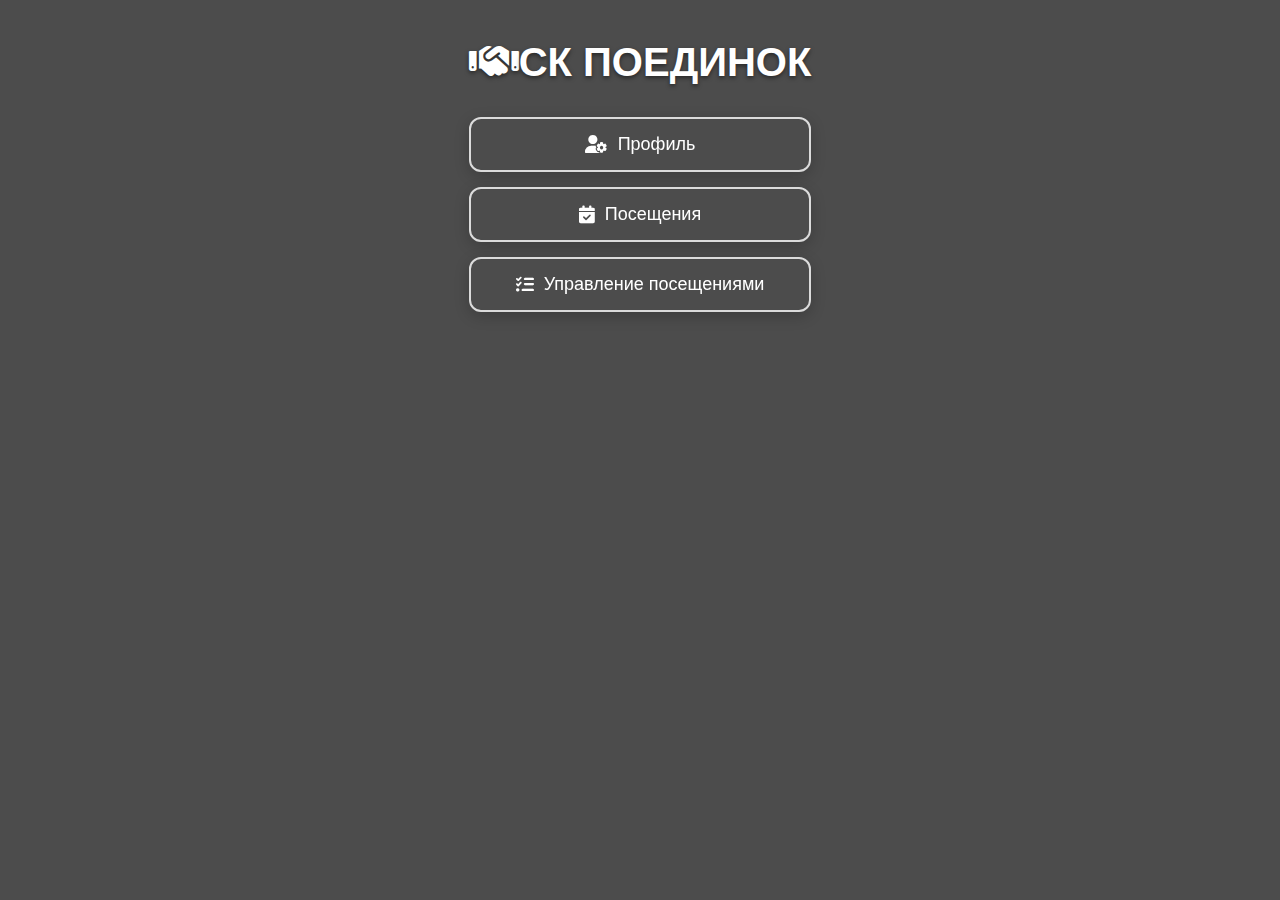
<file: public/admin.html>
<!DOCTYPE html>
<html lang="ru">
<head>
    <meta charset="UTF-8">
    <title>СК ПОЕДИНОК - Администратор</title>
    <meta name="viewport" content="width=device-width, initial-scale=1">
    <script src="https://telegram.org/js/telegram-web-app.js"></script>
    <script src="common.js"></script>
    <script type="module" src="config.js"></script>
    <script type="module" src="admin.js"></script>
    <link rel="stylesheet" href="styles.css">
    <link rel="stylesheet" href="https://cdnjs.cloudflare.com/ajax/libs/font-awesome/6.4.0/css/all.min.css">
    <style>
        /* Дополнительные стили для администратора */
        .list-container {
            max-height: 65vh;
            overflow-y: auto;
            margin-bottom: 15px;
        }

        .list-item {
            background: rgba(255, 255, 255, 0.1);
            border-radius: 12px;
            padding: 15px;
            margin-bottom: 10px;
            border: 1px solid rgba(255, 255, 255, 0.15);
            cursor: pointer;
        }

        .list-item h3 {
            margin: 0 0 5px 0;
        }

        .detail-view {
            padding: 15px;
            border-radius: 12px;
            background: rgba(0, 0, 0, 0.2);
            margin-bottom: 15px;
        }

        .editable-field {
            background: rgba(255, 255, 255, 0.1);
            padding: 10px;
            border-radius: 8px;
            margin-bottom: 10px;
        }

        .editable-field input, .editable-field select {
            width: 100%;
            padding: 8px;
            border: none;
            background: transparent;
            color: rgb(255, 255, 255);
            border-bottom: 1px solid rgba(255, 255, 255, 0.3);
        }

        .payment-status {
            display: inline-block;
            padding: 5px 10px;
            border-radius: 15px;
            font-size: 14px;
        }

        .paid {
            background: rgba(46, 204, 113, 0.3);
            border: 1px solid rgba(46, 204, 113, 0.5);
        }

        .unpaid {
            background: rgba(231, 76, 60, 0.3);
            border: 1px solid rgba(231, 76, 60, 0.5);
        }

        .group-tag {
            display: inline-block;
            padding: 3px 8px;
            background: rgba(52, 152, 219, 0.3);
            border-radius: 10px;
            margin-right: 5px;
            font-size: 14px;
        }
    </style>
</head>
<body>
<div class="container">
    <!-- Главный экран -->
    <div id="mainScreen">
        <h1><i class="fas fa-handshake"></i>СК ПОЕДИНОК</h1>
        <div class="btn-container">
            <button id="profileBtn" class="btn"><i class="fas fa-user-cog"></i>Профиль</button>
            <button id="visitsBtn" class="btn"><i class="fas fa-calendar-check"></i>Посещения</button>
            <button id="manageAttendanceBtn" class="btn"><i class="fas fa-tasks"></i>Управление посещениями</button>
        </div>
    </div>

    <!-- Экран профиля -->
    <div id="profileScreen" class="hidden">
        <h2 class="screen-title">Профиль</h2>
        <div class="btn-container">
            <button id="applicationsBtn" class="btn"><i class="fas fa-file-alt"></i>Заявки</button>
            <button id="usersBtn" class="btn"><i class="fas fa-users"></i>Пользователи</button>
            <button id="groupsBtn" class="btn"><i class="fas fa-layer-group"></i>Группы</button>
            <button id="backFromProfileBtn" class="btn"><i class="fas fa-arrow-left"></i>Назад</button>
        </div>
    </div>

    <!-- Экран заявок -->
    <div id="applicationsScreen" class="hidden">
        <h2 class="screen-title">Заявки</h2>
        <div class="card">
            <div id="applicationsList" class="list-container">
                <!-- Список заявок будет здесь -->
            </div>
            <div class="btn-container">
                <button id="backFromApplicationsBtn" class="btn"><i class="fas fa-arrow-left"></i>Назад</button>
            </div>
        </div>
    </div>

    <!-- Экран деталей заявки -->
    <div id="applicationDetailScreen" class="hidden">
        <h2 class="screen-title">Заявка</h2>
        <div class="card">
            <div id="applicationDetail" class="detail-view">
                <!-- Детали заявки будут здесь -->
            </div>
            <div class="btn-container">
                <button id="approveApplicationBtn" class="btn"><i class="fas fa-check"></i>Подтвердить</button>
                <button id="rejectApplicationBtn" class="btn"><i class="fas fa-times"></i>Отклонить</button>
                <button id="backFromApplicationDetailBtn" class="btn"><i class="fas fa-arrow-left"></i>Назад</button>
            </div>
        </div>
    </div>

    <!-- Экран пользователей -->
    <div id="usersScreen" class="hidden">
        <h2 class="screen-title">Пользователи</h2>
        <div class="btn-container">
            <button id="trainersBtn" class="btn"><i class="fas fa-chalkboard-teacher"></i>Тренерский состав</button>
            <button id="traineesBtn" class="btn"><i class="fas fa-user-graduate"></i>Ученики</button>
            <button id="backFromUsersBtn" class="btn"><i class="fas fa-arrow-left"></i>Назад</button>
        </div>
    </div>

    <!-- Экран тренерского состава -->
    <div id="trainersScreen" class="hidden">
        <h2 class="screen-title">Тренерский состав</h2>
        <div class="card">
            <div id="trainersList" class="list-container">
                <!-- Список тренеров будет здесь -->
            </div>
            <div class="btn-container">
                <button id="backFromTrainersBtn" class="btn"><i class="fas fa-arrow-left"></i>Назад</button>
            </div>
        </div>
    </div>

    <!-- Экран деталей тренера -->
    <div id="trainerDetailScreen" class="hidden">
        <h2 class="screen-title">Тренер</h2>
        <div class="card">
            <div id="trainerDetail" class="detail-view">
                <!-- Детали тренера будут здесь -->
            </div>
            <div id="trainerEditForm" class="hidden">
                <!-- Форма редактирования тренера -->
            </div>
            <div class="btn-container">
                <button id="editTrainerBtn" class="btn"><i class="fas fa-edit"></i>Редактировать</button>
                <button id="saveTrainerBtn" class="btn hidden"><i class="fas fa-save"></i>Сохранить</button>
                <button id="cancelEditTrainerBtn" class="btn hidden"><i class="fas fa-times"></i>Отмена</button>
                <button id="backFromTrainerDetailBtn" class="btn"><i class="fas fa-arrow-left"></i>Назад</button>
            </div>
        </div>
    </div>

    <!-- Экран учеников -->
    <div id="traineesScreen" class="hidden">
        <h2 class="screen-title">Ученики</h2>
        <div class="card">
            <div id="traineesList" class="list-container">
                <!-- Список учеников будет здесь -->
            </div>
            <div class="btn-container">
                <button id="backFromTraineesBtn" class="btn"><i class="fas fa-arrow-left"></i>Назад</button>
            </div>
        </div>
    </div>

    <!-- Экран деталей ученика -->
    <div id="traineeDetailScreen" class="hidden">
        <h2 class="screen-title">Ученик</h2>
        <div class="card">
            <div id="traineeDetail" class="detail-view">
                <!-- Детали ученика будут здесь -->
            </div>
            <div id="traineeEditForm" class="hidden">
                <!-- Форма редактирования ученика -->
            </div>
            <div class="btn-container">
                <button id="editTraineeBtn" class="btn"><i class="fas fa-edit"></i>Редактировать</button>
                <button id="saveTraineeBtn" class="btn hidden"><i class="fas fa-save"></i>Сохранить</button>
                <button id="cancelEditTraineeBtn" class="btn hidden"><i class="fas fa-times"></i>Отмена</button>
                <button id="backFromTraineeDetailBtn" class="btn"><i class="fas fa-arrow-left"></i>Назад</button>
            </div>
        </div>
    </div>

    <!-- Экран групп -->
    <div id="groupsScreen" class="hidden">
        <h2 class="screen-title">Группы</h2>
        <div class="btn-container">
            <button id="createGroupBtn" class="btn"><i class="fas fa-plus-circle"></i>Создать группу</button>
            <button id="deleteGroupBtn" class="btn"><i class="fas fa-trash-alt"></i>Удалить группу</button>
            <button id="backFromGroupsBtn" class="btn"><i class="fas fa-arrow-left"></i>Назад</button>
        </div>
    </div>

    <!-- Экран создания группы -->
    <div id="createGroupScreen" class="hidden">
        <h2 class="screen-title">Создать группу</h2>
        <div class="card">
            <div class="form-group">
                <label for="groupName">Номер группы</label>
                <div class="group-number-control">
                    <input type="number" id="groupName" class="group-number-input" min="1" value="1" required>
                    <div class="group-number-buttons">
                        <button id="groupNumberDecreaseBtn" type="button" class="btn icon-btn" aria-label="Уменьшить">−</button>
                        <button id="groupNumberIncreaseBtn" type="button" class="btn icon-btn" aria-label="Увеличить">+</button>
                    </div>
                </div>
            </div>
            <div class="btn-container">
                <button id="submitCreateGroupBtn" class="btn">Создать</button>
                <button id="backFromCreateGroupBtn" class="btn">Назад</button>
            </div>
        </div>
    </div>

    <!-- Экран удаления группы -->
    <div id="deleteGroupScreen" class="hidden">
        <h2 class="screen-title">Удалить группу</h2>
        <div class="card">
            <div class="form-group">
                <label for="deleteGroupSelect">Выберите группу для удаления</label>
                <select id="deleteGroupSelect" required>
                    <!-- Список групп будет загружен динамически -->
                </select>
            </div>
            <div class="btn-container">
                <button id="confirmDeleteGroupBtn" class="btn"><i class="fas fa-trash-alt"></i>Удалить</button>
            </div>
            <div class="btn-container">
                <button id="backFromDeleteGroupBtn" class="btn">Назад</button>
            </div>
        </div>
    </div>
    <!-- Экран посещений -->
    <div id="visitsScreen" class="hidden">
        <h2 class="screen-title">Посещения</h2>
        <div class="card">
            <div class="date-picker-container">
                <div class="date-picker form-group">
                    <label for="startDate"><i class="fas fa-calendar-start"></i> Дата начала</label>
                    <input type="date" id="startDate" required>
                </div>
                <div class="date-picker form-group">
                    <label for="endDate"><i class="fas fa-calendar-end"></i> Дата окончания</label>
                    <input type="date" id="endDate" required>
                </div>
            </div>

            <div class="btn-container">
                <button id="selectGroupBtn" class="btn"><i class="fas fa-users"></i>Выбрать группу</button>
                <button id="selectTraineeBtn" class="btn"><i class="fas fa-user"></i>Выбрать ученика</button>
            </div>

            <div class="selection-fields">
                <div class="form-group">
                    <label for="selectedGroupDisplay">Выбранная группа</label>
                    <input type="text" id="selectedGroupDisplay" readonly placeholder="Не выбрана">
                </div>
                <div class="form-group">
                    <label for="selectedTraineeDisplay">Выбранный ученик</label>
                    <input type="text" id="selectedTraineeDisplay" readonly placeholder="Не выбран">
                </div>
            </div>

            <div class="btn-container">
                <button id="resetVisitsBtn" class="btn"><i class="fas fa-redo"></i>Сброс</button>
                <button id="viewVisitsBtn" class="btn"><i class="fas fa-eye"></i>Показать</button>
                <button id="backFromVisitsBtn" class="btn"><i class="fas fa-arrow-left"></i>Назад</button>
            </div>
        </div>
    </div>

    <!-- Экран результатов посещений с возможностью удаления -->
    <div id="visitsResultScreen" class="hidden">
        <h2 class="screen-title">Результаты посещений</h2>
        <div class="card">
            <div id="visitsResultList" class="list-container">
                <!-- Плитки посещений -->
            </div>
            <div class="btn-container">
                <button id="deleteSelectedVisitsBtn" class="btn">Удалить выбранные</button>
                <button id="backFromVisitsResultBtn" class="btn">Назад</button>
            </div>
        </div>
    </div>

    <!-- Экран выбора группы -->
    <div id="selectGroupScreen" class="hidden">
        <h2 class="screen-title">Выберите группу</h2>
        <div class="card">
            <div id="groupsListVisits" class="list-container">
                <!-- Список групп будет здесь -->
            </div>
            <div class="btn-container">
                <button id="backFromGroupSelectBtn" class="btn">Назад</button>
            </div>
        </div>
    </div>

    <!-- Экран выбора ученика -->
    <div id="selectTraineeScreen" class="hidden">
        <h2 class="screen-title">Выберите ученика</h2>
        <div class="card">
            <div id="traineesListVisits" class="list-container">
                <!-- Список учеников будет здесь -->
            </div>
            <div class="btn-container">
                <button id="backFromTraineeSelectBtn" class="btn">Назад</button>
            </div>
        </div>
    </div>

    <!-- Экран управления посещениями -->
    <div id="manageAttendanceScreen" class="hidden">
        <h2 class="screen-title">Управление посещениями</h2>
        <div class="card">
            <div class="btn-container">
                <button id="markPresentBtn" class="btn">Отметить присутствующих</button>
                <button id="addVisitationBtn" class="btn">Добавить посещение</button>
                
                <button id="backFromAttendanceBtn" class="btn"><i class="fas fa-arrow-left"></i>Назад</button>
            </div>
        </div>
    </div>

    <!-- В файле HTML -->
    <div id="markPresentScreen" class="hidden">
        <h2 class="screen-title">Отметить присутствующих</h2>
        <div class="card">
            <!-- Контейнер для плиток учеников -->
            <div id="traineesMarkList" class="list-container"></div>

            <div class="btn-container">
                <button id="confirmMarkPresentBtn" class="btn">Подтвердить</button>
                <button id="backFromMarkPresentBtn" class="btn">Назад</button>
            </div>
        </div>
    </div>

    <!-- Экран: Добавить посещение -->
    <div id="addVisitationScreen" class="hidden">
        <h2 class="screen-title">Добавить посещение</h2>
        <div class="card">
            <div class="form-group">
                <label for="addVisitDate">Дата</label>
                <input type="date" id="addVisitDate" required>
            </div>
            <div class="form-group">
                <label for="addVisitTime">Время</label>
                <input type="time" id="addVisitTime" required>
            </div>

            <div class="selection-fields">
                <div class="form-group">
                    <label for="selectedTraineeForAddDisplay">Выбранный ученик</label>
                    <input type="text" id="selectedTraineeForAddDisplay" readonly placeholder="Не выбран">
                </div>
                <div class="form-group">
                    <label for="selectedGroupForAddDisplay">Выбранная группа</label>
                    <input type="text" id="selectedGroupForAddDisplay" readonly placeholder="Не выбрана">
                </div>
            </div>

            <div class="btn-container">
                <button id="selectTraineeForAddBtn" class="btn">Выбрать ученика</button>
                <button id="selectGroupForAddBtn" class="btn">Выбрать группу</button>
                <button id="resetAddVisitationBtn" class="btn"><i class="fas fa-redo"></i> Сбросить</button>
                <button id="confirmAddVisitationBtn" class="btn">Подтвердить</button>
                <button id="backFromAddVisitationBtn" class="btn">Назад</button>
            </div>
        </div>
    </div>

    
</div>

<!-- Глобальный экран загрузки -->
<div id="globalLoading" class="hidden">
    <div class="modal-content">
        <div class="spinner"></div>
        <p>Подождите...</p>
    </div>
    <style>
        #globalLoading {
            position: fixed;
            inset: 0;
            display: flex;
            align-items: center;
            justify-content: center;
            background: rgba(0, 0, 0, 0.5);
            z-index: 10000;
        }
        #globalLoading .modal-content {
            background: rgba(255, 255, 255, 0.1);
            border: 1px solid rgba(255, 255, 255, 0.2);
            border-radius: 12px;
            padding: 24px 28px;
            text-align: center;
            color: #fff;
            backdrop-filter: blur(8px);
        }
        #globalLoading .spinner {
            width: 36px;
            height: 36px;
            border: 4px solid rgba(255,255,255,0.3);
            border-top-color: #fff;
            border-radius: 50%;
            margin: 0 auto 12px;
            animation: spin 0.8s linear infinite;
        }
        @keyframes spin { to { transform: rotate(360deg); } }
    </style>
</div>
<!-- Модальное окно ВНЕ контейнера -->
<div id="rejectModal" class="modal">
    <div class="modal-content">
        <h3>Укажите причину отклонения</h3>
        <textarea id="rejectReason" autofocus  placeholder="Введите причину..." rows="4"></textarea>
        <div class="modal-actions">
            <button id="submitReject" class="btn">Отклонить</button>
            <button id="closeRejectModal" class="btn btn-cancel">Закрыть</button>
        </div>
    </div>
</div>
</body>
</html>
</file>
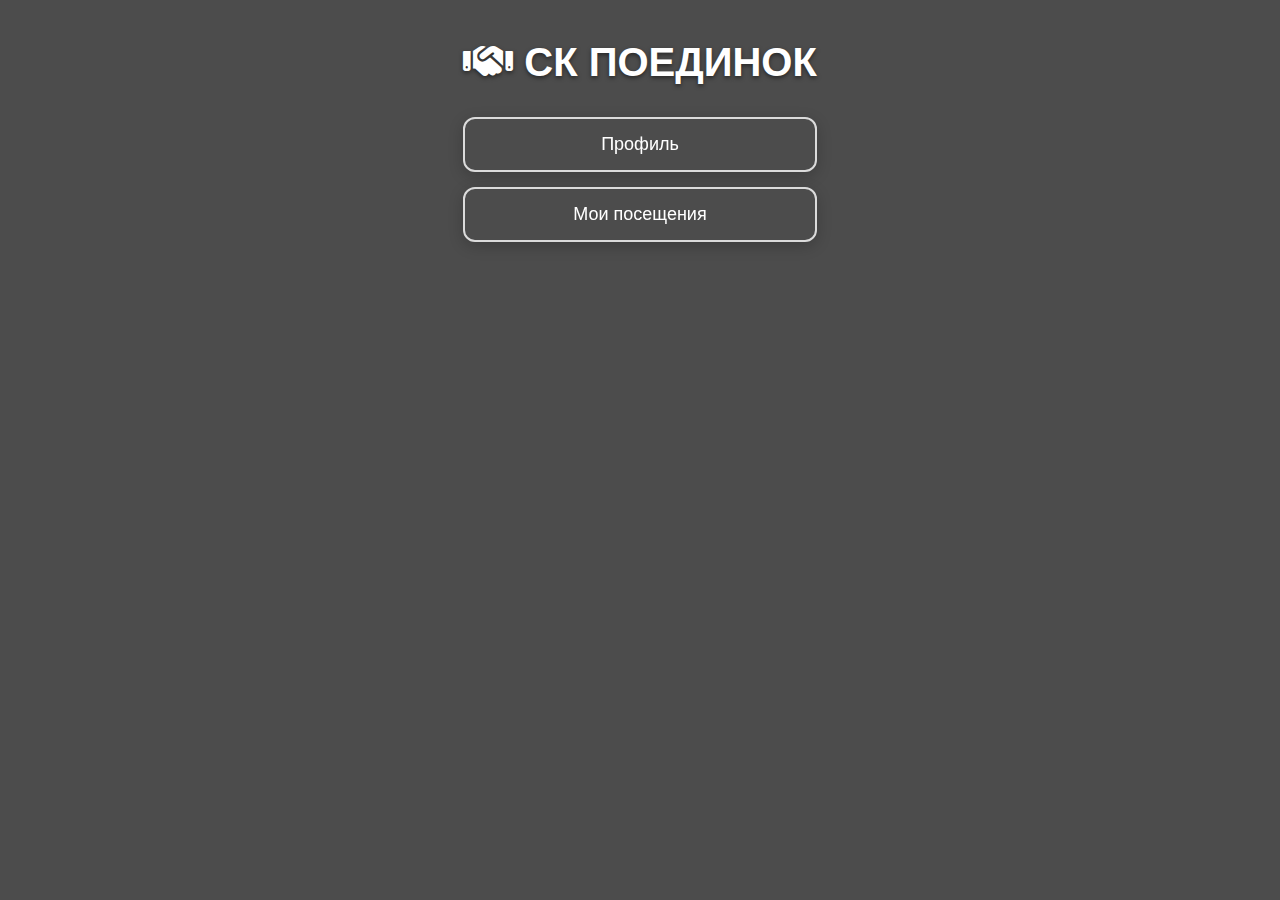
<file: public/guest.html>
<!DOCTYPE html>
<html lang="ru">
<head>
    <meta charset="UTF-8">
    <title>СК ПОЕДИНОК - Гость</title>
    <meta name="viewport" content="width=device-width, initial-scale=1">
    <script src="https://telegram.org/js/telegram-web-app.js"></script>
    <script src="common.js"></script>
    <script type="module" src="config.js"></script>
    <script type="module" src="guest.js"></script>
    <link rel="stylesheet" href="styles.css">
    <link rel="stylesheet" href="https://cdnjs.cloudflare.com/ajax/libs/font-awesome/6.4.0/css/all.min.css">
    <style>
        /* Дополнительные стили для ученика */
        .user-info p {
            margin: 12px 0;
            display: flex;
            justify-content: space-between;
        }

        .user-info .label {
            font-weight: 500;
        }

        .user-info .value {
            font-weight: 600;
            text-align: right;
        }

        .visit-card p {
            margin: 8px 0;
            display: flex;
            justify-content: space-between;
        }

        .visit-card .value {
            font-weight: 600;
        }
    </style>
</head>
<body>
<div class="container">
    <!-- Главный экран -->
    <div id="mainScreen">
        <h1><i class="fas fa-handshake"></i> СК ПОЕДИНОК</h1>
        <div class="btn-container">
            <button id="profileBtn" class="btn">Профиль</button>
            <button id="visitsBtn" class="btn">Мои посещения</button>
        </div>
    </div>

    <!-- Экран профиля -->
    <div id="profileScreen" class="hidden">
        <h2 class="screen-title">Профиль</h2>
        <div class="card">
            <div id="userInfo" class="user-info">
                <!-- Данные будут заполнены динамически -->
            </div>
            <div class="btn-container">
                <button id="applicationBtn" class="btn">Отправить заявку</button>
                <button id="backFromProfileBtn" class="btn">Назад</button>
            </div>
        </div>
    </div>

    <!-- Экран заявки -->
    <div id="applicationScreen" class="hidden">
        <h2 class="screen-title">Заявка на регистрацию</h2>
        <div class="card">
            <form id="applicationForm">
                <div class="form-group">
                    <label for="lastName">Фамилия</label>
                    <input type="text" id="lastName" placeholder="Введите фамилию" required>
                </div>
                <div class="form-group">
                    <label for="firstName">Имя</label>
                    <input type="text" id="firstName" placeholder="Введите имя" required>
                </div>
                <div class="form-group">
                    <label for="middleName">Отчество</label>
                    <input type="text" id="middleName" placeholder="Введите отчество" required>
                </div>
                <div class="form-group">
                    <label for="group">Группа</label>
                    <input type="text" id="group" placeholder="Введите группу" required>
                </div>
                <div class="btn-container">
                    <button type="submit" class="btn">Отправить</button>
                    <button type="button" id="cancelApplicationBtn" class="btn">Назад</button>
                </div>
            </form>
        </div>
    </div>
    <!-- Глобальный экран загрузки -->
    <div id="globalLoading" class="hidden">
        <div class="modal-content">
            <div class="spinner"></div>
            <p>Подождите...</p>
        </div>
        <style>
            #globalLoading {
                position: fixed;
                inset: 0;
                display: flex;
                align-items: center;
                justify-content: center;
                background: rgba(0, 0, 0, 0.5);
                z-index: 10000;
            }
            #globalLoading .modal-content {
                background: rgba(255, 255, 255, 0.1);
                border: 1px solid rgba(255, 255, 255, 0.2);
                border-radius: 12px;
                padding: 24px 28px;
                text-align: center;
                color: #fff;
                backdrop-filter: blur(8px);
            }
            #globalLoading .spinner {
                width: 36px;
                height: 36px;
                border: 4px solid rgba(255,255,255,0.3);
                border-top-color: #fff;
                border-radius: 50%;
                margin: 0 auto 12px;
                animation: spin 0.8s linear infinite;
            }
            @keyframes spin { to { transform: rotate(360deg); } }
        </style>
    </div>
</div>
</body>
</html>
</file>
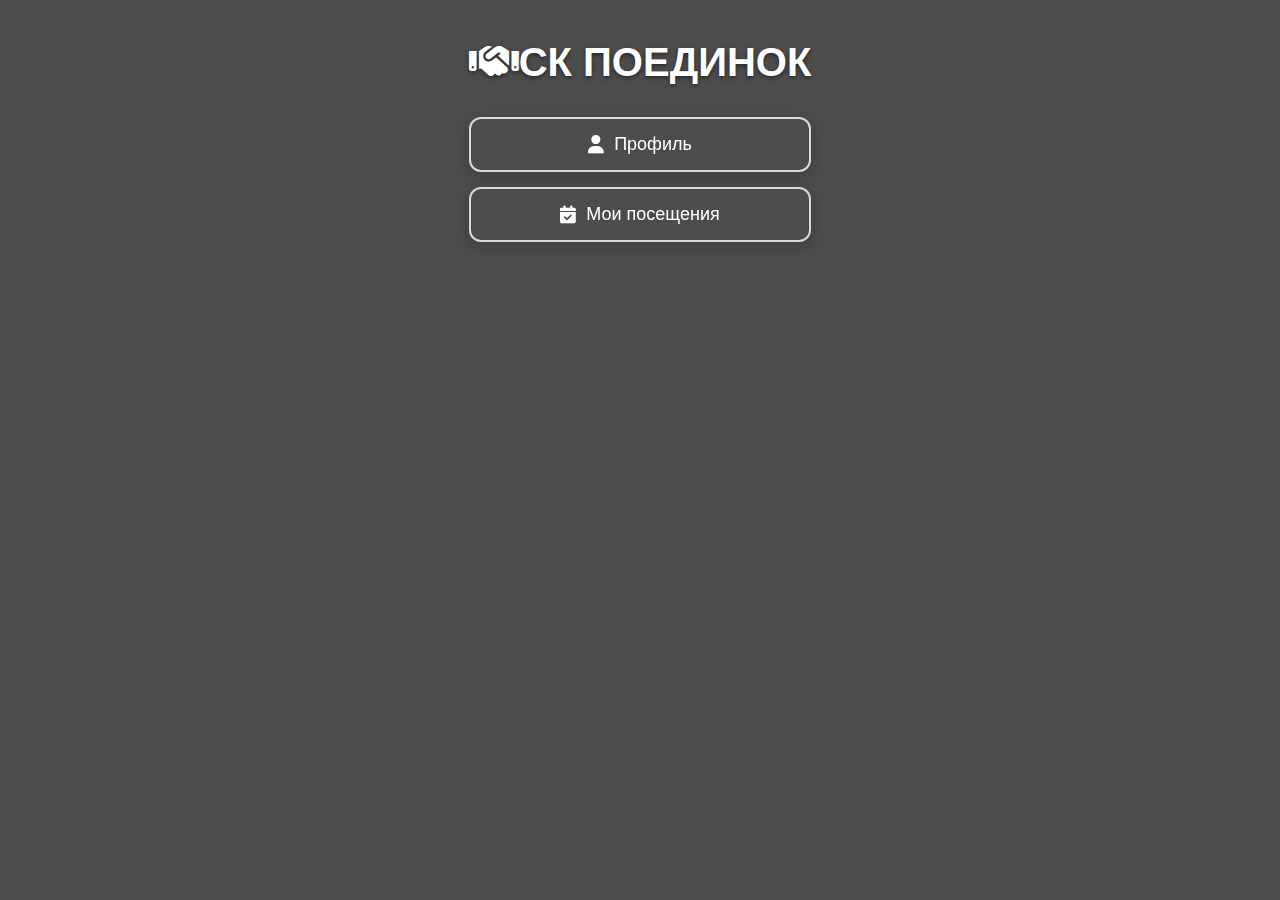
<file: public/trainee.html>
<!DOCTYPE html>
<html lang="ru">
<head>
    <meta charset="UTF-8">
    <title>СК ПОЕДИНОК - Ученик</title>
    <meta name="viewport" content="width=device-width, initial-scale=1">
    <script src="https://telegram.org/js/telegram-web-app.js"></script>
    <script src="common.js"></script>
    <script type="module" src="config.js"></script>
    <script type="module" src="trainee.js"></script>
    <link rel="stylesheet" href="styles.css">
    <link rel="stylesheet" href="https://cdnjs.cloudflare.com/ajax/libs/font-awesome/6.4.0/css/all.min.css">
    <style>
        /* Дополнительные стили для ученика */
        .user-info p {
            margin: 12px 0;
            display: flex;
            justify-content: space-between;
        }

        .user-info .label {
            font-weight: 500;
        }

        .user-info .value {
            font-weight: 600;
            text-align: right;
        }

        .date-picker-container {
            display: flex;
            gap: 15px;
            margin-bottom: 20px;
        }

        .date-picker {
            flex: 1;
        }

        .visits-container {
            width: 100%;
            max-height: 400px;
            overflow-y: auto;
            margin-top: 20px;
        }

        .payment-status {
            padding: 3px 8px;
            border-radius: 12px;
            font-size: 14px;
        }

        .paid {
            background-color: rgba(46, 204, 113, 0.2);
            color: #27ae60;
        }

        .unpaid {
            background-color: rgba(231, 76, 60, 0.2);
            color: #c0392b;
        }

        .visit-card {
            background: rgba(255, 255, 255, 0.1);
            border-radius: 12px;
            padding: 15px;
            margin-bottom: 15px;
            border: 1px solid rgba(255, 255, 255, 0.15);
        }

        .visit-card p {
            margin: 8px 0;
            display: flex;
            justify-content: space-between;
        }

        .visit-card .value {
            font-weight: 600;
        }
    </style>
</head>
<body>
<div class="container">
    <!-- Главный экран -->
    <div id="mainScreen">
        <h1><i class="fas fa-handshake"></i>СК ПОЕДИНОК</h1>
        <div class="btn-container">
            <button id="profileBtn" class="btn"><i class="fas fa-user"></i>Профиль</button>
            <button id="visitsBtn" class="btn"><i class="fas fa-calendar-check"></i>Мои посещения</button>
        </div>
    </div>

    <!-- Экран профиля -->
    <div id="profileScreen" class="hidden">
        <h2 class="screen-title">Профиль</h2>
        <div class="card">
            <div id="userInfo" class="user-info">
                <!-- Данные будут заполнены динамически -->
            </div>
            <div class="btn-container">
                <button id="backFromProfileBtn" class="btn"><i class="fas fa-arrow-left"></i>Назад</button>
            </div>
        </div>
    </div>

    <!-- Экран посещений -->
    <div id="visitsScreen" class="hidden">
        <h2 class="screen-title">Мои посещения</h2>
        <div class="card">
            <div class="date-picker-container">
                <div class="date-picker form-group">
                    <label for="startDate"><i class="fas fa-calendar-start"></i> Дата начала</label>
                    <input type="date" id="startDate" required>
                </div>
                <div class="date-picker form-group">
                    <label for="endDate"><i class="fas fa-calendar-end"></i> Дата окончания</label>
                    <input type="date" id="endDate" required>
                </div>
            </div>

            <div class="btn-container">
                <button id="viewVisitsBtn" class="btn"><i class="fas fa-eye"></i>Просмотр</button>
                <button id="backFromVisitsBtn" class="btn"><i class="fas fa-arrow-left"></i>Назад</button>
            </div>

            <div id="visitsResult" class="visits-container">
                <!-- Результаты посещений будут здесь -->
            </div>
        </div>
    </div>
    <!-- Глобальный экран загрузки -->
    <div id="globalLoading" class="hidden">
        <div class="modal-content">
            <div class="spinner"></div>
            <p>Подождите...</p>
        </div>
        <style>
            #globalLoading {
                position: fixed;
                inset: 0;
                display: flex;
                align-items: center;
                justify-content: center;
                background: rgba(0, 0, 0, 0.5);
                z-index: 10000;
            }
            #globalLoading .modal-content {
                background: rgba(255, 255, 255, 0.1);
                border: 1px solid rgba(255, 255, 255, 0.2);
                border-radius: 12px;
                padding: 24px 28px;
                text-align: center;
                color: #fff;
                backdrop-filter: blur(8px);
            }
            #globalLoading .spinner {
                width: 36px;
                height: 36px;
                border: 4px solid rgba(255,255,255,0.3);
                border-top-color: #fff;
                border-radius: 50%;
                margin: 0 auto 12px;
                animation: spin 0.8s linear infinite;
            }
            @keyframes spin { to { transform: rotate(360deg); } }
        </style>
    </div>
</div>
</body>
</html>
</file>
<file: public/styles.css>
.list-container .list-item.selectable {
  cursor: pointer;
  border: 1px solid rgba(255, 255, 255, 0.15);
  border-radius: 12px;
  padding: 12px 14px;
  margin-bottom: 10px;
  background: rgba(255, 255, 255, 0.08);
}

.list-container .list-item.selectable.selected {
  background: rgba(46, 83, 204, 0.25);
  border-color: rgba(46, 83, 204, 0.5);
}

.visit-tile h3 {
  margin-bottom: 6px;
}
.selection-fields {
  display: grid;
  grid-template-columns: 1fr 1fr;
  gap: 16px;
  margin: 8px 0 16px;
}

.selection-fields .form-group input[readonly] {
  background: rgba(255, 255, 255, 0.1);
  border: 2px solid rgba(255, 255, 255, 0.5);
  color: #ffffff;
  backdrop-filter: blur(5px);
  cursor: default;
}
/* Контрол выбора номера группы при создании */
.group-number-control {
  display: flex;
  align-items: center;
  gap: 12px;
}

.group-number-input {
  width: 120px; /* короче стандартного поля */
  padding: 8px 10px;
  font-size: 16px;
}

.group-number-buttons {
  display: flex;
  gap: 8px;
}

.icon-btn {
  min-width: 40px;
  padding: 8px 0;
  font-size: 18px;
  line-height: 1;
}
/* Общие стили для всех ролей */
* {
    margin: 0;
    padding: 0;
    box-sizing: border-box;
    transition: all 0.3s ease;
}

body {
    font-family: 'Segoe UI', Tahoma, Geneva, Verdana, sans-serif;
    background: linear-gradient(rgba(0, 0, 0, 0.7), rgba(0, 0, 0, 0.7)); /* Убираем url() */
    background-size: cover;
    color: #ffffff;
    min-height: 100vh;
    padding: 20px;
    display: flex;
    flex-direction: column;
    align-items: center;
}


.container {
    width: 100%;
    max-width: 500px;
    display: flex;
    flex-direction: column;
    align-items: center;
    z-index: 1;
}

h1, h2 {
    margin: 20px 0;
    text-align: center;
    text-shadow: 0 2px 4px rgba(0, 0, 0, 0.5);
}

.card {
    background: rgba(255, 255, 255, 0.15);
    backdrop-filter: blur(10px);
    border: 1px solid rgba(255, 255, 255, 0.2);
    border-radius: 16px;
    padding: 20px;
    margin: 15px 0;
    width: 100%;
    box-shadow: 0 8px 32px rgba(0, 0, 0, 0.2);
}

.btn-container {
    display: flex;
    flex-direction: column;
    width: 100%;
    gap: 15px;
    margin: 10px 0;
}

.btn {
    padding: 15px 25px;
    font-size: 18px;
    background: transparent;
    color: white;
    border: 2px solid rgba(255, 255, 255, 0.8);
    border-radius: 12px;
    cursor: pointer;
    backdrop-filter: blur(5px);
    font-weight: 500;
    text-align: center;
    width: 100%;
    box-shadow: 0 4px 15px rgba(0, 0, 0, 0.2);
    display: flex;
    align-items: center;
    justify-content: center;
    gap: 10px;
}

.btn:active {
    transform: translateY(4px);
    box-shadow: 0 2px 8px rgba(0, 0, 0, 0.2);
    background: rgba(255, 255, 255, 0.1);
}

.form-group {
    margin-bottom: 20px;
    width: 100%;
}

.form-group label {
    display: block;
    margin-bottom: 8px;
    font-size: 16px;
}

.form-group input {
    width: 100%;
    padding: 14px;
    border: 2px solid rgba(255, 255, 255, 0.5);
    border-radius: 12px;
    background: rgba(255, 255, 255, 0.1);
    color: #ffffff;
    font-size: 16px;
    backdrop-filter: blur(5px);
}

.form-group select {
    width: 100%;
    padding: 14px;
    border: 2px solid rgba(255, 255, 255, 0.5);
    border-radius: 12px;
    background: rgba(255, 255, 255, 0.1);
    color: #494949;
    font-size: 16px;
    backdrop-filter: blur(5px);
}

.form-group input::placeholder {
    color: rgba(255, 255, 255, 0.7);
}


.screen-title {
    margin-bottom: 25px;
    text-align: center;
}

.alert {
    position: fixed;
    top: 20px;
    left: 50%;
    transform: translateX(-50%);
    background: rgba(0, 152, 2, 0.38);
    color: white;
    padding: 15px 30px;
    border-radius: 12px;
    z-index: 1000;
    backdrop-filter: blur(10px);
    border: 1px solid rgba(255, 255, 255, 0.2);
    box-shadow: 0 8px 32px rgba(0, 0, 0, 0.3);
}

.error_alert {
    position: fixed;
    top: 20px;
    left: 50%;
    transform: translateX(-50%);
    background: rgba(255, 0, 0, 0.37);
    color: white;
    padding: 15px 30px;
    border-radius: 12px;
    z-index: 1000;
    backdrop-filter: blur(10px);
    border: 1px solid rgba(255, 255, 255, 0.2);
    box-shadow: 0 8px 32px rgba(0, 0, 0, 0.3);
}

/* Добавленные стили */
.user-info {
    margin-bottom: 20px;
    opacity: 0.8;
    line-height: 1.6;
}

.user-info p {
    margin: 10px 0;
    font-size: 16px;
}

#mainScreen h1 {
    font-size: 2.5rem;
    margin-bottom: 2rem;
}

#applicationScreen .card {
    padding: 25px;
}

/* Стили для экранов тренера */
.selection-info {
    background: rgba(255, 255, 255, 0.1);
    border-radius: 12px;
    padding: 15px;
    margin-bottom: 15px;
}

.visit-card {
    background: rgba(255, 255, 255, 0.1);
    border-radius: 12px;
    padding: 15px;
    margin-bottom: 15px;
    border: 1px solid rgba(255, 255, 255, 0.15);
}

.attendance-btn {
    padding: 8px 15px;
    border-radius: 8px;
    font-size: 14px;
    cursor: pointer;
}

.btn-present {
    background: rgba(46, 83, 204, 0.25);
    border: 1px solid rgba(46, 83, 204, 0.5);
}

.btn-present.active {
    background: rgba(46, 83, 204, 0.5);
}

.btn-absent {
    background: rgba(231, 76, 60, 0.3);
    border: 1px solid rgba(231, 76, 60, 0.5);
}

.btn-absent.active {
    background: rgba(231, 76, 60, 0.7);
}

.trainee-actions {
    display: flex;
    gap: 10px;
}

/* Исправленные стили для модального окна */
/* Стили для модального окна */
/* Новые стили для модального окна */
.modal {
    position: fixed;
    top: 0;
    left: 0;
    right: 0;
    bottom: 0;
    background: rgba(0, 0, 0, 0.17);
    display: flex;
    justify-content: center;
    align-items: center;
    z-index: 10000;
    opacity: 0;
    visibility: hidden;
    transition: opacity 0.3s ease, visibility 0.3s ease;
}

.modal.active {
    opacity: 1;
    visibility: visible;
}

.modal-content {
    background: rgba(73, 73, 73, 0.77);;
    width: 90%;
    max-width: 500px;
    padding: 25px;
    border-radius: 15px;
    box-shadow: 0 10px 30px rgba(122, 122, 122, 0.09);
    transform: translateY(-20px);
    transition: transform 0.3s ease;
}

.modal.active .modal-content {
    transform: translateY(0);
}

.modal-content h3 {
    margin-bottom: 15px;
    color: #ecf0f1;
}

.modal-content textarea {
    width: 100%;
    padding: 15px;
    border-radius: 10px;
    border: 2px solid #3498db;
    background: #ecf0f1;
    color: #2c3e50;
    font-size: 16px;
    resize: vertical;
    min-height: 120px;
    margin-bottom: 20px;
}

.modal-actions {
    display: flex;
    gap: 15px;
}

.btn-cancel {
    background: rgba(231, 76, 60, 0.8) !important;
    border-color: #c0392b !important;
}

.hidden {
    display: none !important;
}


/* Стили для выпадающего списка (select) */
.form-group select,
.editable-field select {
    color: white !important;
    background-color: rgba(255, 255, 255, 0.1) !important;
    border-radius: 8px;
}

/* Стили для опций внутри списка */
.form-group select option,
.editable-field select option {
    background-color: #333 !important;
    color: white !important;
    padding: 10px;
}

/* Стиль при открытии списка */
.form-group select:focus,
.editable-field select:focus {
    background-color: rgba(255, 255, 255, 0.1) !important;
}

/* Для мобильных устройств (WebKit) */
@media screen and (-webkit-min-device-pixel-ratio:0) {
    .form-group select,
    .editable-field select {
        -webkit-appearance: none;
        appearance: none;
        background-image: url("data:image/svg+xml;charset=UTF-8,%3csvg xmlns='http://www.w3.org/2000/svg' viewBox='0 0 24 24' fill='white'%3e%3cpath d='M7 10l5 5 5-5z'/%3e%3c/svg%3e");
        background-repeat: no-repeat;
        background-position: right 10px center;
        background-size: 16px;
        padding-right: 40px;
    }
}

/* Убираем стрелочки в поле ввода номера группы */
.group-number-input {
    -moz-appearance: textfield;
    appearance: textfield;
}
.group-number-input::-webkit-inner-spin-button,
.group-number-input::-webkit-outer-spin-button {
    -webkit-appearance: none;
    margin: 0;
}

/* Добавим стили для выделенных плиток */
.list-item.selectable.selected {
    background: rgba(46, 83, 204, 0.25);
    border-color: rgba(46, 83, 204, 0.5);
    opacity: 0.8;
}

.list-item.selectable {
    transition: all 0.2s ease;
}
</file>
